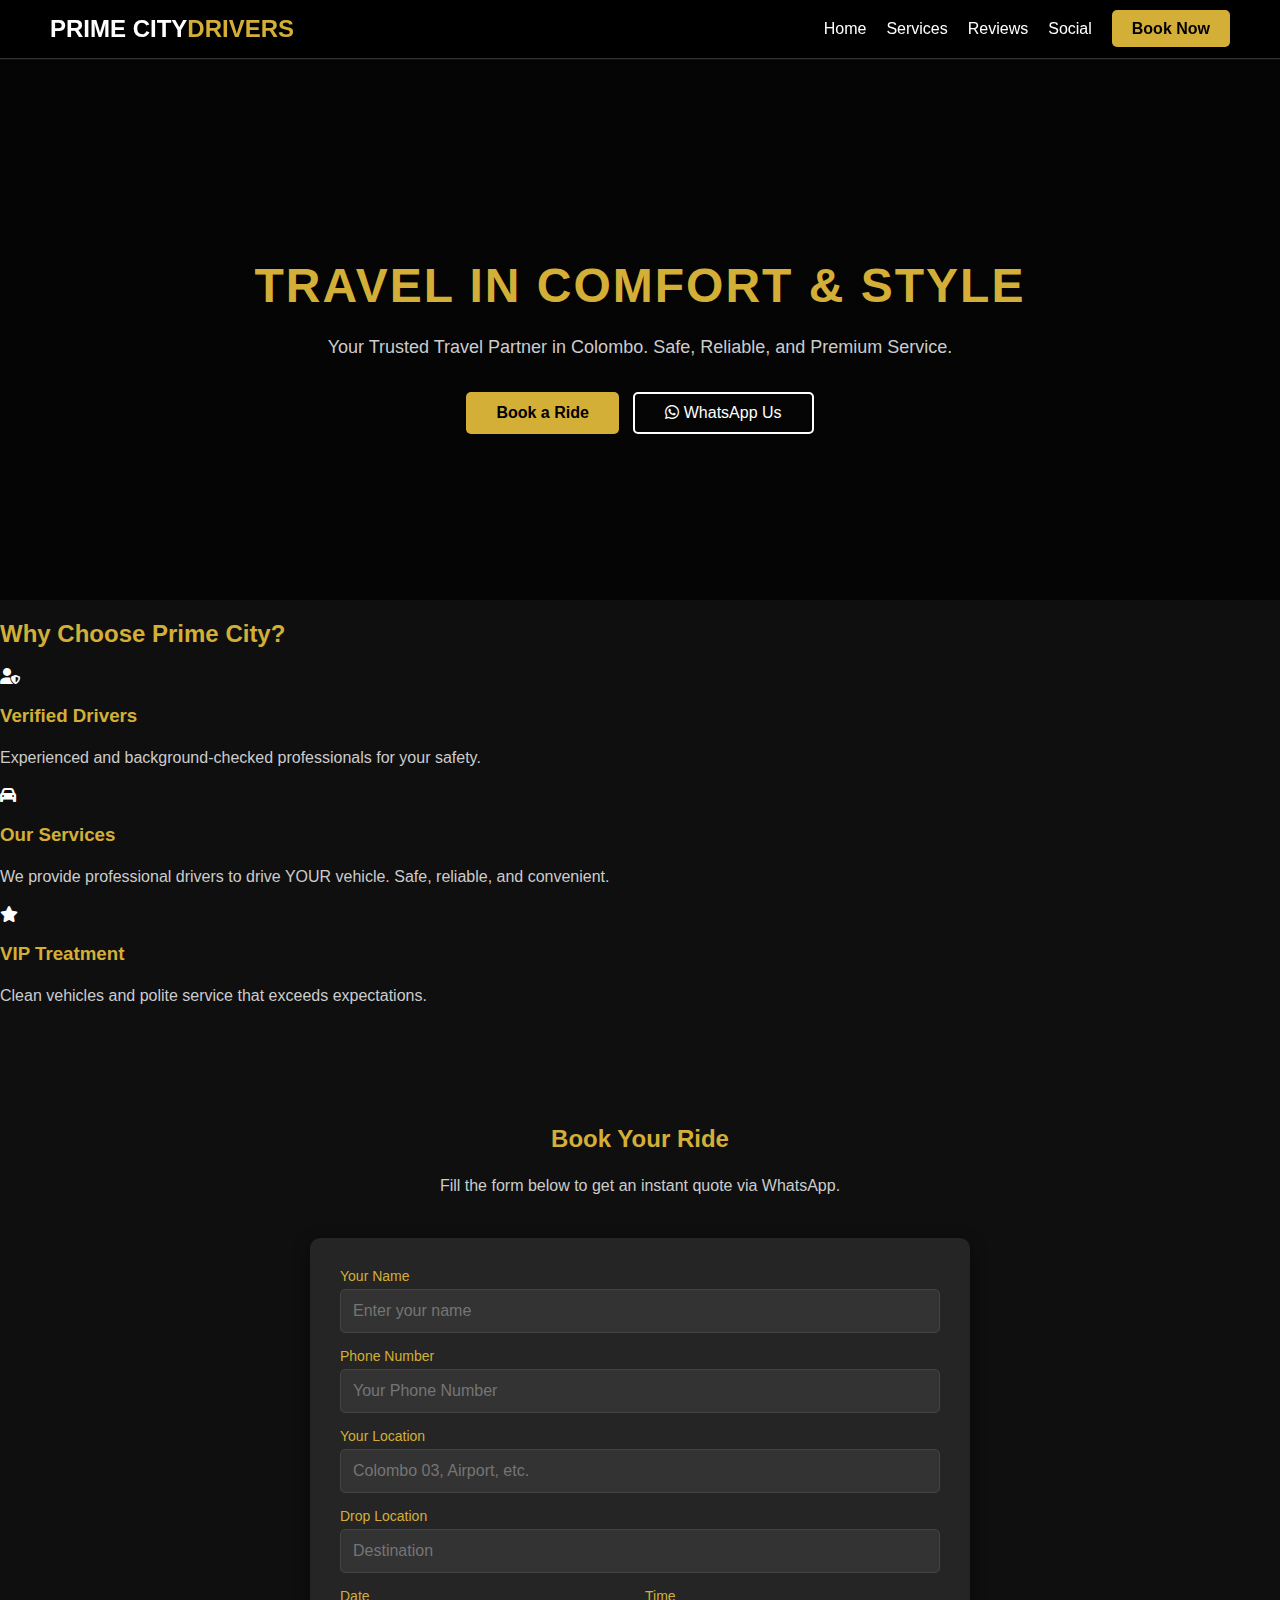
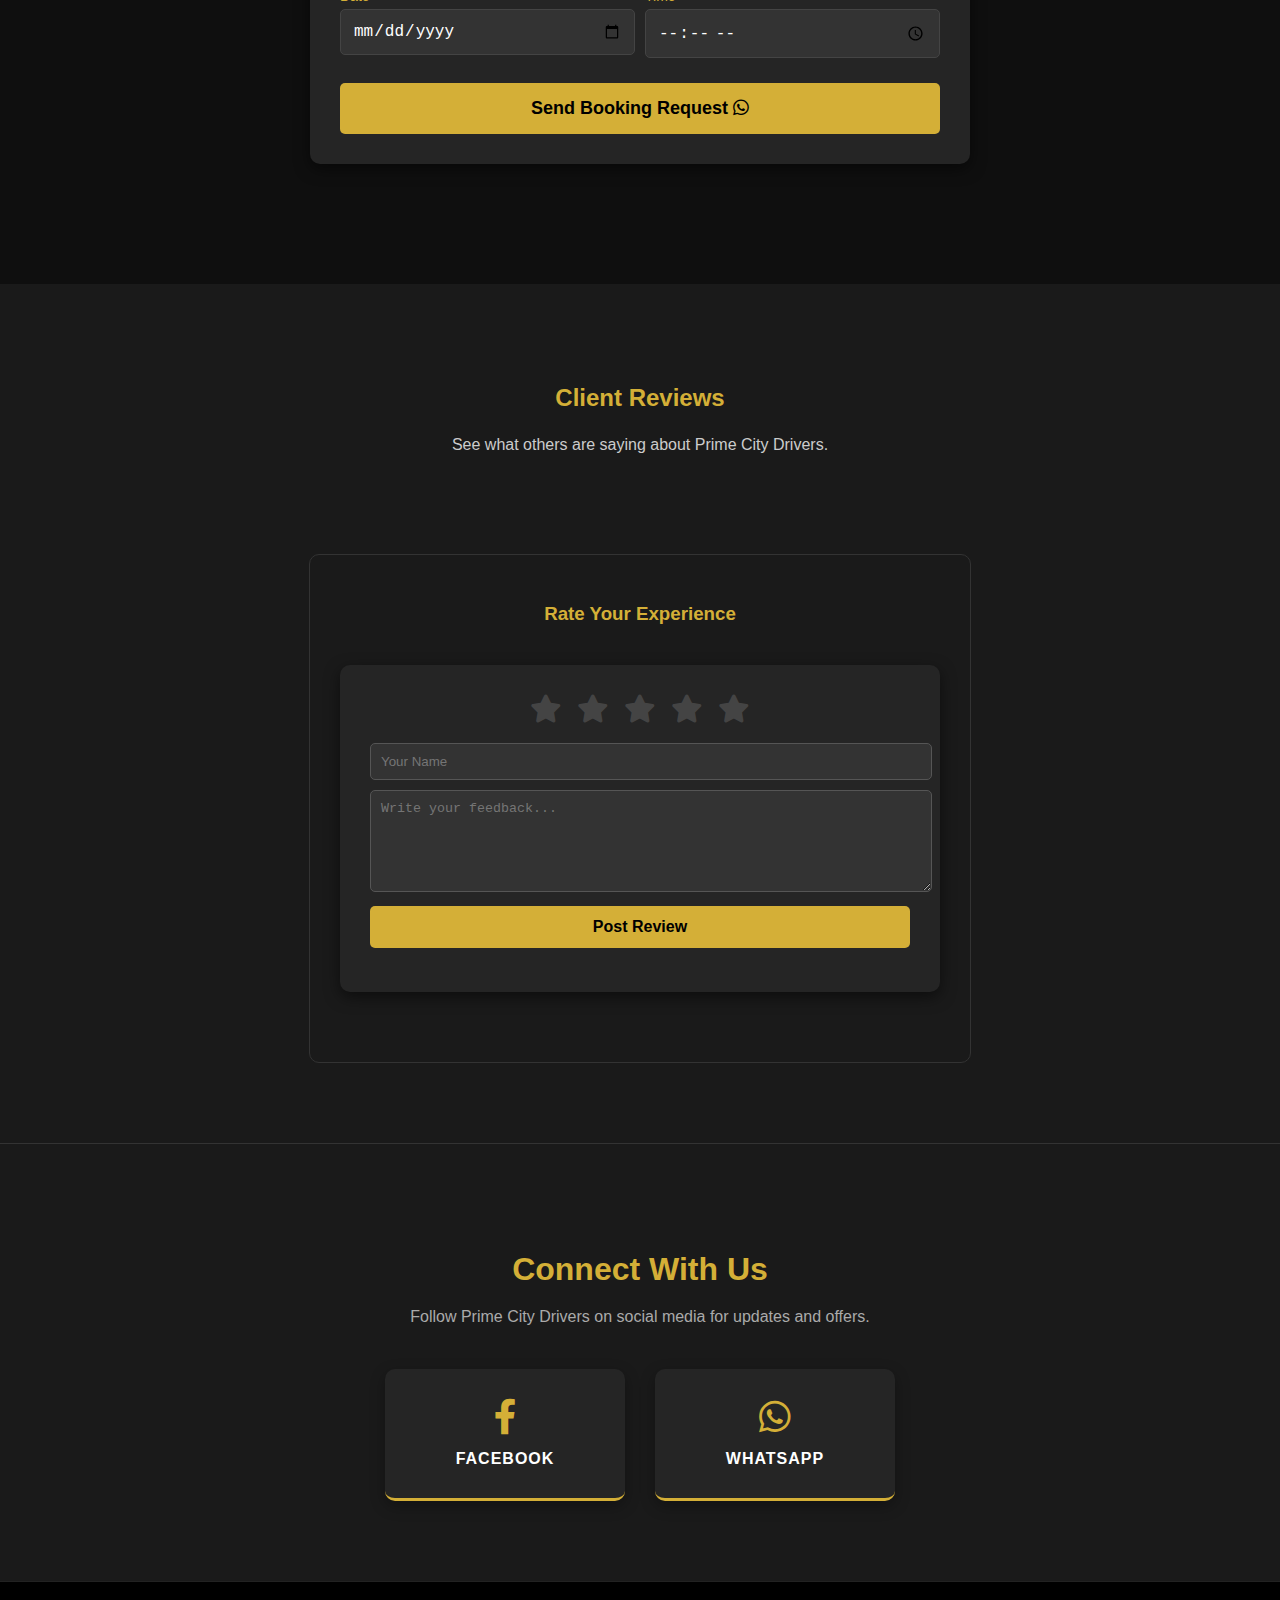
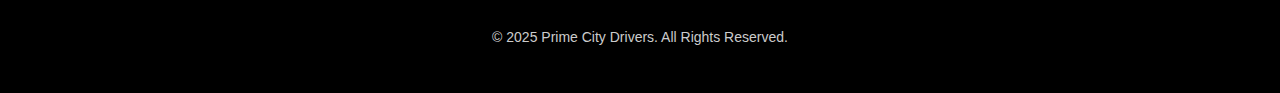
<file: index.html>
<!DOCTYPE html>
<html lang="en">
<head>
    <meta charset="UTF-8">
    <meta name="viewport" content="width=850">
    <title>Prime City Drivers | Luxury Transport Service</title>
    <link rel="stylesheet" href="style.css">
    <link rel="stylesheet" href="https://cdnjs.cloudflare.com/ajax/libs/font-awesome/6.0.0/css/all.min.css">
</head>
<body>

    <nav class="navbar">
        <div class="logo">PRIME CITY<span>DRIVERS</span></div>
        <ul class="nav-links">
            <li><a href="#home">Home</a></li>
            <li><a href="services.html">Services</a></li>
            <li><a href="#reviews-section">Reviews</a></li>
            <li><a href="#social-section">Social</a></li> 
            <li><a href="#booking" class="btn-nav">Book Now</a></li>
        </ul>
        <div class="menu-icon" id="menuIcon">
            <i class="fas fa-bars"></i>
        </div>
    </nav>

    <header id="home" class="hero">
        <div class="hero-content">
            <h1>Travel in Comfort & Style</h1>
            <p>Your Trusted Travel Partner in Colombo. Safe, Reliable, and Premium Service.</p>
            <div class="hero-buttons">
                <a href="#booking" class="btn-gold">Book a Ride</a>
                <a href="https://wa.me/94760419130" class="btn-transparent"><i class="fab fa-whatsapp"></i> WhatsApp Us</a>
            </div>
        </div>
    </header>

    <section id="services" class="features">
        <div class="container">
            <h2>Why Choose Prime City?</h2>
            <div class="feature-grid">
                <a href="status.html" class="feature-card">
                    <i class="fas fa-user-shield"></i>
                    <h3>Verified Drivers</h3>
                    <p>Experienced and background-checked professionals for your safety.</p>
                </a>

                <a href="services.html" class="feature-card">
                    <i class="fas fa-car"></i>
                    <h3>Our Services</h3>
                    <p>We provide professional drivers to drive YOUR vehicle. Safe, reliable, and convenient.</p>
                </a>

                <a href="vip.html" class="feature-card">
                    <i class="fas fa-star"></i>
                    <h3>VIP Treatment</h3>
                    <p>Clean vehicles and polite service that exceeds expectations.</p>
                </a>
            </div>
        </div>
    </section>

    <section id="booking" class="booking">
        <div class="container">
            <h2>Book Your Ride</h2>
            <p>Fill the form below to get an instant quote via WhatsApp.</p>
            
            <form id="bookingForm">
                <div class="form-group">
                    <label>Your Name</label>
                    <input type="text" id="name" placeholder="Enter your name" required>
                </div>
                
                <div class="form-group">
                    <label>Phone Number</label>
                    <input type="tel" id="phone" placeholder="Your Phone Number" required>
                </div>

                <div class="form-group">
                    <label>Your Location</label>
                    <input type="text" id="pickup" placeholder="Colombo 03, Airport, etc." required>
                </div>
                <div class="form-group">
                    <label>Drop Location</label>
                    <input type="text" id="drop" placeholder="Destination" required>
                </div>
                <div class="form-row">
                    <div class="form-group">
                        <label>Date</label>
                        <input type="date" id="date" required>
                    </div>
                    <div class="form-group">
                        <label>Time</label>
                        <input type="time" id="time" required>
                    </div>
                </div>
                
                <button type="submit" class="btn-gold full-width">Send Booking Request <i class="fab fa-whatsapp"></i></button>
            </form>
        </div>
    </section>

    <section id="reviews-section" class="reviews">
        <div class="container">
            <h2>Client Reviews</h2>
            <p>See what others are saying about Prime City Drivers.</p>
            
            <div class="loader" id="loader"></div>
            <div class="reviews-container" id="reviewList">
                </div>

                <div class="add-review-section">
                    <h3>Rate Your Experience</h3>
                    <form id="reviewForm">
                        <div class="rating-input" id="starContainer">
                            <i class="fas fa-star" data-value="1"></i>
                            <i class="fas fa-star" data-value="2"></i>
                            <i class="fas fa-star" data-value="3"></i>
                            <i class="fas fa-star" data-value="4"></i>
                            <i class="fas fa-star" data-value="5"></i>
                        </div>
                        <input type="hidden" name="Rating" id="ratingValue" value="0">
                        
                        <input type="text" name="Name" id="reviewerName" class="form-input" placeholder="Your Name" style="width:100%; padding:10px; margin-bottom:10px; background:#333; color:#fff; border:1px solid #555; border-radius:5px;" required>
                        
                        <textarea name="Comment" id="reviewComment" class="form-input" placeholder="Write your feedback..." style="width:100%; padding:10px; margin-bottom:10px; background:#333; color:#fff; border:1px solid #555; border-radius:5px; height:80px;" required></textarea>
                        
                        <button type="submit" class="btn-gold" id="submitReviewBtn" style="width:100%;">Post Review</button>
                        <p id="statusMsg" style="margin-top:10px; font-size:14px; color:#aaa;"></p>
                    </form>
                </div>
    </section>
    <section id="social-section" class="social-section">
        <div class="container">
            <h2>Connect With Us</h2>
            <p>Follow Prime City Drivers on social media for updates and offers.</p>
            
            <div class="social-icons">
                <a href="https://facebook.com" target="_blank" class="social-card">
                    <i class="fab fa-facebook-f"></i>
                    <span>Facebook</span>
                </a>

                <a href="https://wa.me/94760419130" target="_blank" class="social-card">
                    <i class="fab fa-whatsapp"></i>
                    <span>WhatsApp</span>
                </a>
            </div>
        </div>
    </section>

    <footer>
        <p>&copy; 2025 Prime City Drivers. All Rights Reserved.</p>
    </footer>

    <script src="script.js"></script>
</body>

</html>
</file>
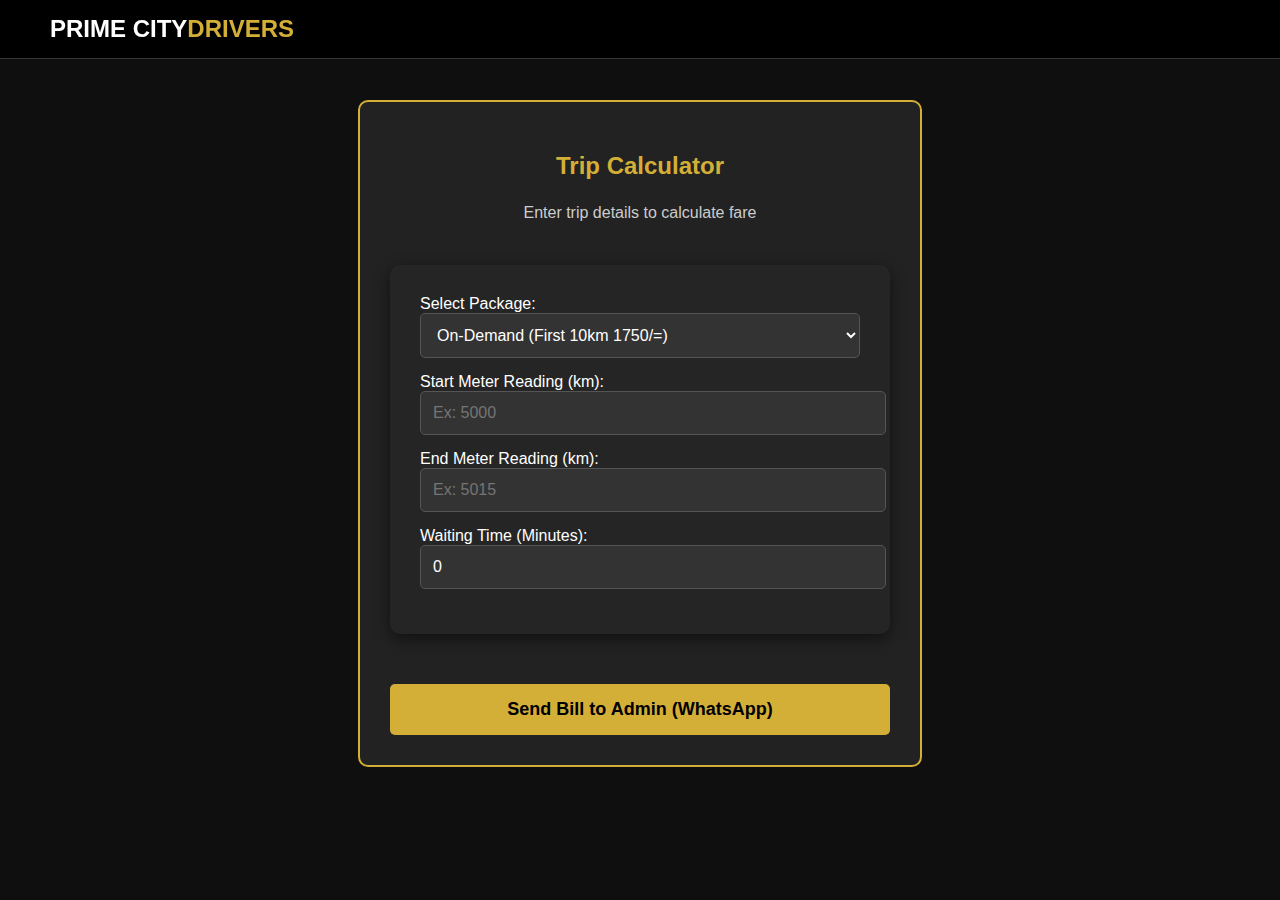
<file: driver.html>
<!DOCTYPE html>
<html lang="en">
<head>
    <meta charset="UTF-8">
    <meta name="viewport" content="width=device-width, initial-scale=1.0">
    <title>Driver Trip Calculator | Prime City Drivers</title>
    <link rel="icon" href="favicon.png" type="image/png">
    <link rel="stylesheet" href="style.css">
    <style>
        /* Driver Page Specific Styles */
        .calculator-box {
            max-width: 500px;
            margin: 100px auto;
            background: #222;
            padding: 30px;
            border-radius: 10px;
            border: 2px solid #d4af37;
            color: #fff;
        }
        .calc-header { text-align: center; margin-bottom: 20px; }
        .calc-header h2 { color: #d4af37; }
        
        .calc-input {
            width: 100%;
            padding: 12px;
            margin-bottom: 15px;
            background: #333;
            border: 1px solid #555;
            color: #fff;
            border-radius: 5px;
            font-size: 16px;
        }
        
        .result-box {
            background: #d4af37;
            color: #000;
            padding: 20px;
            margin-top: 20px;
            border-radius: 10px;
            text-align: center;
            display: none; /* මුලින් පේන්න නෑ */
        }
        .result-box h1 { margin: 0; font-size: 36px; }
    </style>
</head>
<body>

    <!-- Simple Nav -->
    <nav class="navbar">
        <div class="logo">PRIME CITY<span>DRIVERS</span></div>
    </nav>

    <div class="calculator-box">
        <div class="calc-header">
            <h2>Trip Calculator</h2>
            <p>Enter trip details to calculate fare</p>
        </div>

        <form id="calcForm">
            <label>Select Package:</label>
            <select id="packageType" class="calc-input" onchange="calculateFare()">
                <option value="ondemand">On-Demand (First 10km 1750/=)</option>
                <option value="hourly2">Hourly - 2 Hours (3000/=)</option>
                <option value="hourly3">Hourly - 3 Hours (3700/=)</option>
            </select>

            <label>Start Meter Reading (km):</label>
            <input type="number" id="startKm" class="calc-input" placeholder="Ex: 5000" oninput="calculateFare()">

            <label>End Meter Reading (km):</label>
            <input type="number" id="endKm" class="calc-input" placeholder="Ex: 5015" oninput="calculateFare()">

            <label>Waiting Time (Minutes):</label>
            <input type="number" id="waitMins" class="calc-input" placeholder="Ex: 20" value="0" oninput="calculateFare()">
        </form>

        <div id="resultBox" class="result-box">
            <p>Total Distance: <span id="totalDist">0</span> km</p>
            <p>Extra Km Charge: <span id="extraCharge">0</span> LKR</p>
            <p>Waiting Charge: <span id="waitCharge">0</span> LKR</p>
            <hr style="border-color: #000;">
            <p style="font-size: 14px;">TOTAL FARE</p>
            <h1>LKR <span id="finalPrice">0</span></h1>
        </div>
        
        <button onclick="sendBill()" class="btn-gold full-width" style="margin-top: 10px;">Send Bill to Admin (WhatsApp)</button>
    </div>

    <script>
        function calculateFare() {
            // අගයන් ලබා ගැනීම
            let pkg = document.getElementById('packageType').value;
            let start = parseFloat(document.getElementById('startKm').value) || 0;
            let end = parseFloat(document.getElementById('endKm').value) || 0;
            let wait = parseFloat(document.getElementById('waitMins').value) || 0;

            if (end < start) {
                document.getElementById('resultBox').style.display = 'none';
                return;
            }

            let distance = end - start;
            let basePrice = 0;
            let extraKmPrice = 0;
            let extraKmRate = 100; // 1km කට වැඩිපුර ගාණ
            let waitRate = 15; // විනාඩියකට (300/20)

            // පැකේජය අනුව ගණන් හැදීම
            if (pkg === 'ondemand') {
                basePrice = 1750; // මුල් 10km
                if (distance > 10) {
                    extraKmPrice = (distance - 10) * extraKmRate;
                }
            } else if (pkg === 'hourly2') {
                basePrice = 3000;
                // Hourly වලට km සීමාවක් තියෙනවා නම් මෙතන හදන්න පුළුවන්
            } else if (pkg === 'hourly3') {
                basePrice = 3700;
            }

            let waitCost = wait * waitRate;
            let total = basePrice + extraKmPrice + waitCost;

            // ප්‍රතිඵල පෙන්වීම
            document.getElementById('totalDist').innerText = distance.toFixed(1);
            document.getElementById('extraCharge').innerText = extraKmPrice.toFixed(2);
            document.getElementById('waitCharge').innerText = waitCost.toFixed(2);
            document.getElementById('finalPrice').innerText = total.toFixed(2);
            document.getElementById('resultBox').style.display = 'block';
        }

        function sendBill() {
            let total = document.getElementById('finalPrice').innerText;
            let dist = document.getElementById('totalDist').innerText;
            
            // ඔයාගේ නම්බර් එක මෙතන තියෙන්න ඕන
            let ownerNumber = "94743615411"; 
            
            let msg = `*TRIP COMPLETED* %0A` +
                      `Distance: ${dist} km %0A` +
                      `Total Bill: LKR ${total} %0A` +
                      `Please verify meter photo.`;
            
            window.open(`https://wa.me/${ownerNumber}?text=${msg}`, '_blank');
        }
    </script>

</body>
</html>
</file>
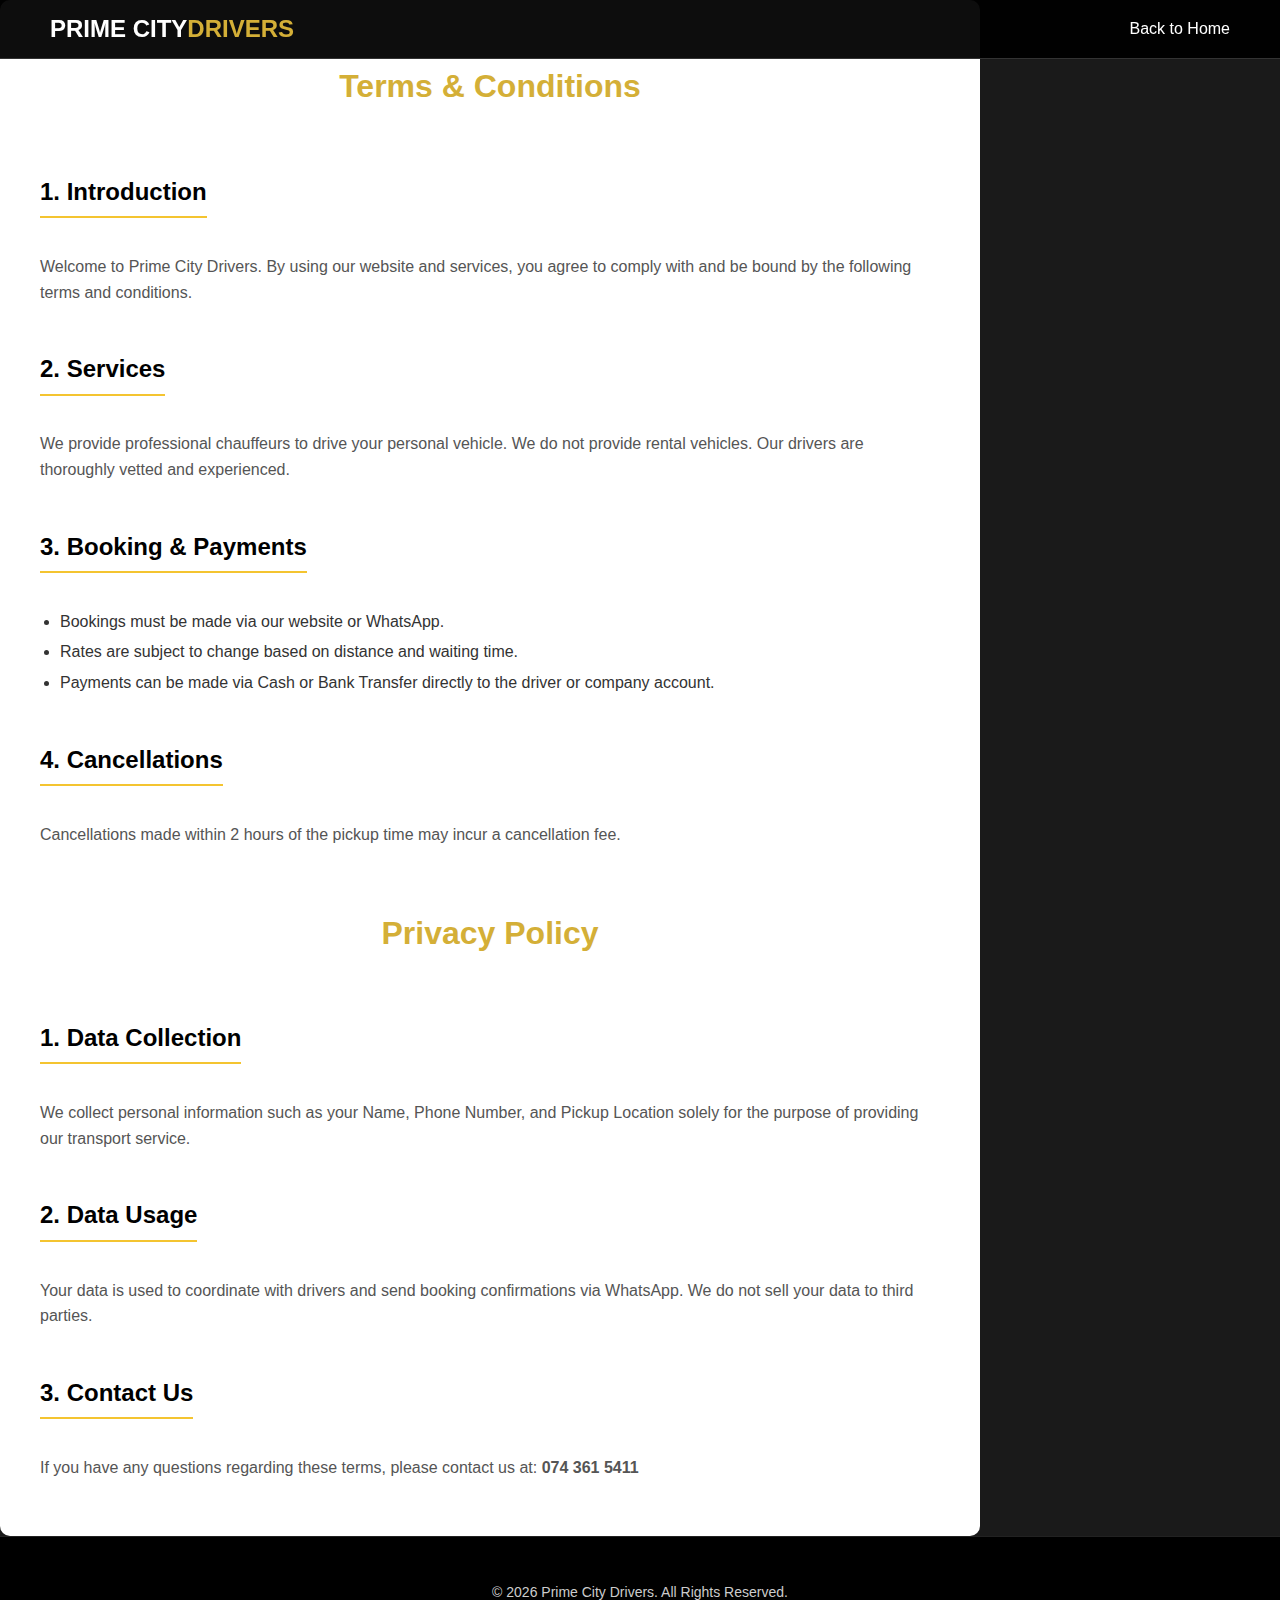
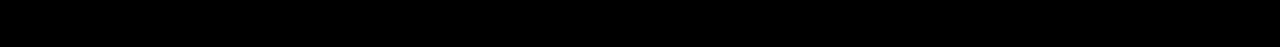
<file: legal.html>
<!DOCTYPE html>
<html lang="en">
<head>
    <meta charset="UTF-8">
    <meta name="viewport" content="width=device-width, initial-scale=1.0">
    <title>Legal Information | Prime City Drivers</title>
    <link rel="icon" href="favicon.png" type="image/png">
    <link rel="stylesheet" href="style.css">
    <style>
        .legal-container {
            max-width: 900px;
            margin: 120px auto 50px Aauto;
            background: #fff;
            color: #333;
            padding: 40px;
            border-radius: 10px;
            line-height: 1.6;
        }
        .legal-container h1 { color: #d4af37; text-align: center; margin-bottom: 30px; }
        .legal-container h2 { color: #000; margin-top: 30px; border-bottom: 2px solid #f4c430; display: inline-block; padding-bottom: 5px; }
        .legal-container p { color: #555; margin-bottom: 15px; }
        .legal-container ul { margin-bottom: 15px; padding-left: 20px; }
        .legal-container li { margin-bottom: 5px; }
        body { background-color: #1a1a1a; } /* පිටත පසුබිම අඳුරු පාට */
    </style>
</head>
<body>

    <!-- Navbar -->
    <nav class="navbar">
        <div class="logo">PRIME CITY<span>DRIVERS</span></div>
        <ul class="nav-links">
            <li><a href="index.html">Back to Home</a></li>
        </ul>
    </nav>

    <div class="legal-container">
        <h1>Terms & Conditions</h1>
        
        <h2>1. Introduction</h2>
        <p>Welcome to Prime City Drivers. By using our website and services, you agree to comply with and be bound by the following terms and conditions.</p>

        <h2>2. Services</h2>
        <p>We provide professional chauffeurs to drive your personal vehicle. We do not provide rental vehicles. Our drivers are thoroughly vetted and experienced.</p>

        <h2>3. Booking & Payments</h2>
        <ul>
            <li>Bookings must be made via our website or WhatsApp.</li>
            <li>Rates are subject to change based on distance and waiting time.</li>
            <li>Payments can be made via Cash or Bank Transfer directly to the driver or company account.</li>
        </ul>

        <h2>4. Cancellations</h2>
        <p>Cancellations made within 2 hours of the pickup time may incur a cancellation fee.</p>

        <h1 style="margin-top: 60px;">Privacy Policy</h1>

        <h2>1. Data Collection</h2>
        <p>We collect personal information such as your Name, Phone Number, and Pickup Location solely for the purpose of providing our transport service.</p>

        <h2>2. Data Usage</h2>
        <p>Your data is used to coordinate with drivers and send booking confirmations via WhatsApp. We do not sell your data to third parties.</p>

        <h2>3. Contact Us</h2>
        <p>If you have any questions regarding these terms, please contact us at: <strong>074 361 5411</strong></p>
    </div>

    <footer>
        <p>&copy; 2026 Prime City Drivers. All Rights Reserved.</p>
    </footer>

</body>
</html>
</file>
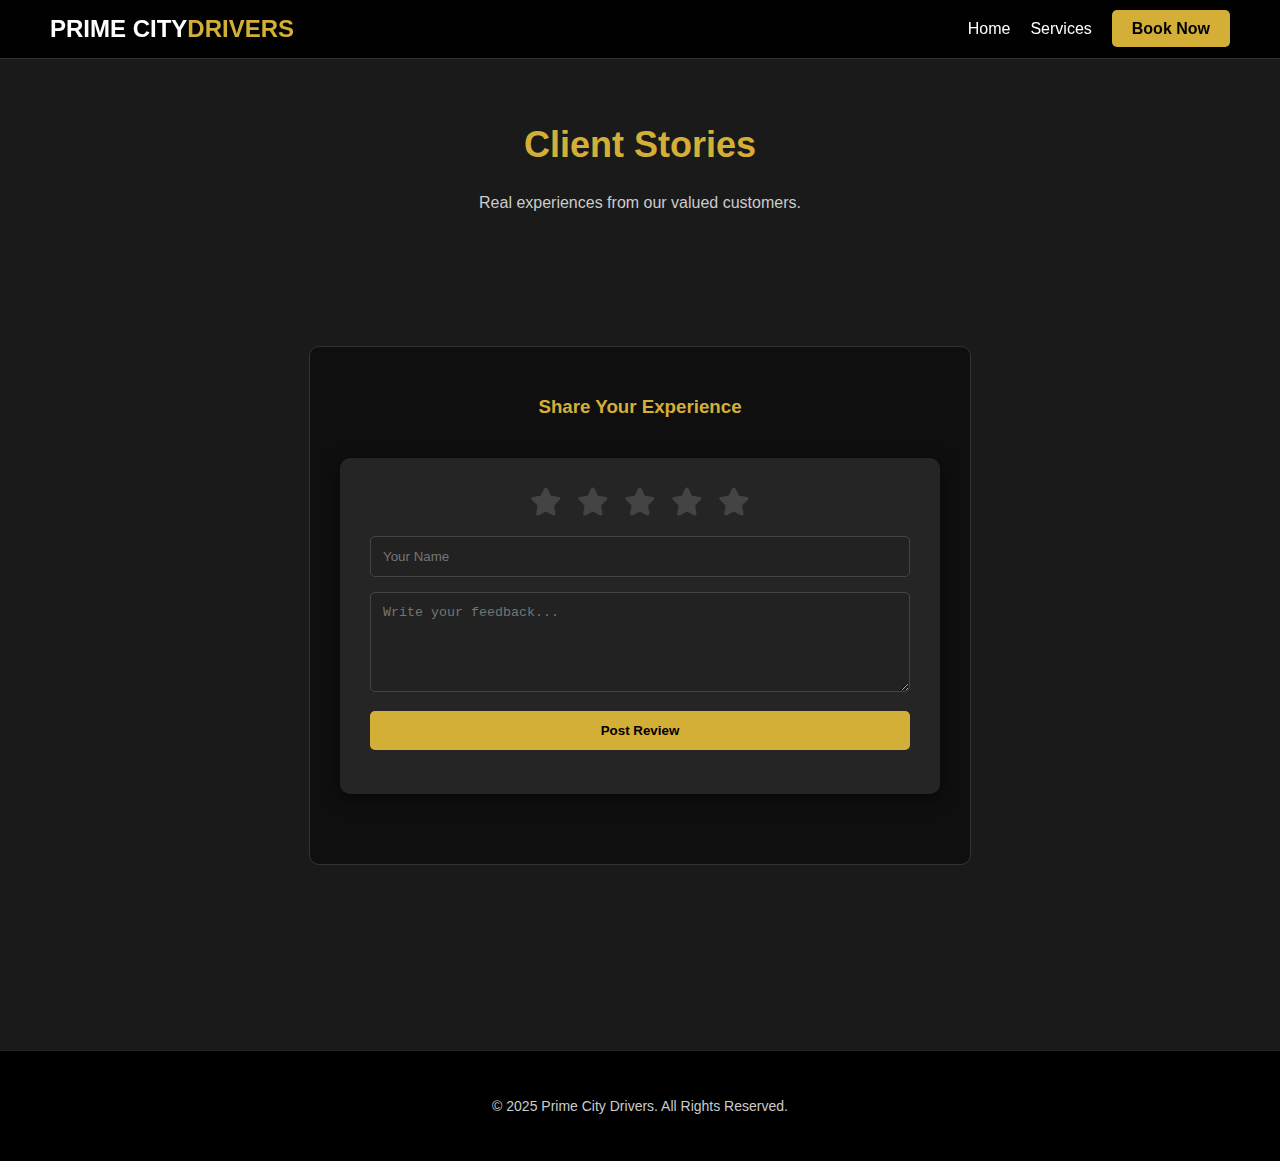
<file: reviews.html>
<!DOCTYPE html>
<html lang="en">
<head>
    <meta charset="UTF-8">
    <meta name="viewport" content="width=850">
    <title>Client Reviews | Prime City Drivers</title>
    <link rel="stylesheet" href="style.css">
    <link rel="stylesheet" href="https://cdnjs.cloudflare.com/ajax/libs/font-awesome/6.0.0/css/all.min.css">
    <style>
        /* Reviews Page Specific Styles */
        .reviews-page {
            padding-top: 100px;
            padding-bottom: 50px;
            background-color: #1a1a1a;
            min-height: 100vh;
        }
        .section-title {
            text-align: center;
            margin-bottom: 50px;
        }
        .section-title h1 { color: #d4af37; font-size: 36px; }
        .section-title p { color: #ccc; }

        /* Review Grid */
        .reviews-container {
            display: grid;
            grid-template-columns: repeat(auto-fit, minmax(300px, 1fr));
            gap: 30px;
            padding: 0 20px;
            max-width: 1200px;
            margin: 0 auto;
        }

        /* Review Card Style */
        .review-box {
            background: #252525;
            padding: 25px;
            border-radius: 10px;
            border-left: 4px solid #d4af37;
            box-shadow: 0 5px 15px rgba(0,0,0,0.3);
            transition: 0.3s;
        }
        .review-box:hover { transform: translateY(-5px); }
        
        .user-profile {
            display: flex;
            align-items: center;
            margin-bottom: 15px;
        }
        .user-avatar {
            width: 40px;
            height: 40px;
            background: #333;
            color: #d4af37;
            border-radius: 50%;
            display: flex;
            align-items: center;
            justify-content: center;
            font-size: 18px;
            margin-right: 15px;
            border: 1px solid #d4af37;
        }
        .user-info h4 { margin: 0; color: #fff; font-size: 16px; }
        .star-rating { color: #d4af37; font-size: 14px; margin-bottom: 10px; }
        .review-text { color: #ccc; font-style: italic; line-height: 1.5; font-size: 14px; }

        /* Form Section */
        .add-review-section {
            max-width: 600px;
            margin: 80px auto 0 auto;
            background: #0f0f0f;
            padding: 30px;
            border-radius: 10px;
            border: 1px solid #333;
            text-align: center;
        }
        .add-review-section h3 { color: #d4af37; margin-bottom: 20px; }
        
        .rating-input {
            display: flex;
            justify-content: center;
            gap: 15px;
            margin-bottom: 20px;
        }
        .rating-input i {
            font-size: 28px;
            color: #444;
            cursor: pointer;
            transition: 0.3s;
        }
        .rating-input i.active, .rating-input i:hover { color: #d4af37; }

        .form-input {
            width: 100%;
            padding: 12px;
            background: #222;
            border: 1px solid #444;
            color: #fff;
            border-radius: 5px;
            margin-bottom: 15px;
            box-sizing: border-box;
        }
        textarea.form-input { resize: vertical; height: 100px; }
        
        .btn-submit-review {
            width: 100%;
            padding: 12px;
            background: #d4af37;
            color: #000;
            border: none;
            font-weight: bold;
            cursor: pointer;
            border-radius: 5px;
            transition: 0.3s;
        }
        .btn-submit-review:hover { background: #fff; }
        .btn-submit-review:disabled { background: #555; cursor: not-allowed; }

        /* Loading Spinner */
        .loader {
            border: 4px solid #333;
            border-top: 4px solid #d4af37;
            border-radius: 50%;
            width: 30px;
            height: 30px;
            animation: spin 1s linear infinite;
            margin: 20px auto;
            display: none;
        }
        @keyframes spin { 0% { transform: rotate(0deg); } 100% { transform: rotate(360deg); } }
    </style>
</head>
<body>

    <nav class="navbar">
        <div class="logo">PRIME CITY<span>DRIVERS</span></div>
        <ul class="nav-links">
            <li><a href="index.html">Home</a></li>
            <li><a href="services.html">Services</a></li>
            <li><a href="index.html#booking" class="btn-nav">Book Now</a></li>
        </ul>
    </nav>

    <div class="reviews-page">
        <div class="section-title">
            <h1>Client Stories</h1>
            <p>Real experiences from our valued customers.</p>
        </div>

        <div class="loader" id="loader"></div>
        <div class="reviews-container" id="reviewList">
            </div>

        <div class="add-review-section">
            <h3>Share Your Experience</h3>
            <form id="reviewForm">
                <div class="rating-input" id="starContainer">
                    <i class="fas fa-star" data-value="1"></i>
                    <i class="fas fa-star" data-value="2"></i>
                    <i class="fas fa-star" data-value="3"></i>
                    <i class="fas fa-star" data-value="4"></i>
                    <i class="fas fa-star" data-value="5"></i>
                </div>
                <input type="hidden" name="Rating" id="ratingValue" value="0">
                
                <input type="text" name="Name" id="reviewerName" class="form-input" placeholder="Your Name" required>
                <textarea name="Comment" id="reviewComment" class="form-input" placeholder="Write your feedback..." required></textarea>
                
                <button type="submit" class="btn-submit-review" id="submitBtn">Post Review</button>
                <p id="statusMsg" style="margin-top:10px; font-size:14px; color:#aaa;"></p>
            </form>
        </div>

    </div>

    <footer>
        <p>&copy; 2025 Prime City Drivers. All Rights Reserved.</p>
    </footer>

    <script>
        // --- 1. CONFIGURATION ---
        // Pahalata oya copy karagaththa URL eka methanata daanna:
        const scriptURL = 'https://script.google.com/macros/s/AKfycbwN9NF5ugfB7uGVBts5zSEfYSdi2rQJGOqt3gHorAD092guqX5h4yh6ncK8s6De0JHs/exec'; 

        const reviewList = document.getElementById('reviewList');
        const loader = document.getElementById('loader');

        // --- 2. LOAD REVIEWS (Database eken ganna) ---
        function loadReviews() {
            loader.style.display = 'block';
            fetch(scriptURL)
                .then(response => response.json())
                .then(data => {
                    loader.style.display = 'none';
                    reviewList.innerHTML = ''; // Clear existing
                    
                    // Add reviews from database
                    data.reverse().forEach(review => { // Reverse to show new ones first
                        addReviewToHTML(review.name, review.rating, review.comment);
                    });
                    
                    // If no reviews, show message
                    if(data.length === 0) {
                        reviewList.innerHTML = '<p style="text-align:center; width:100%; color:#555;">No reviews yet. Be the first!</p>';
                    }
                })
                .catch(error => {
                    console.error('Error!', error.message);
                    loader.style.display = 'none';
                });
        }

        // Page load wuna gaman reviews ganna
        window.onload = loadReviews;

        // --- 3. SUBMIT REVIEW (Database ekata yawanna) ---
        const form = document.getElementById('reviewForm');
        const submitBtn = document.getElementById('submitBtn');
        const statusMsg = document.getElementById('statusMsg');

        form.addEventListener('submit', e => {
            e.preventDefault();
            
            if(document.getElementById('ratingValue').value == "0") {
                alert("Please select a star rating!");
                return;
            }

            submitBtn.disabled = true;
            submitBtn.innerText = "Posting...";
            
            // Send data to Google Sheet
            fetch(scriptURL, { method: 'POST', body: new FormData(form)})
                .then(response => {
                    statusMsg.innerText = "Review submitted successfully!";
                    statusMsg.style.color = "#28a745";
                    
                    // Show new review instantly without reload
                    addReviewToHTML(
                        document.getElementById('reviewerName').value,
                        document.getElementById('ratingValue').value,
                        document.getElementById('reviewComment').value
                    );
                    
                    // Reset Form
                    form.reset();
                    resetStars();
                    submitBtn.innerText = "Post Review";
                    submitBtn.disabled = false;
                    
                    // Hide success message after 3 seconds
                    setTimeout(() => { statusMsg.innerText = ""; }, 3000);
                })
                .catch(error => {
                    statusMsg.innerText = "Error! Please try again.";
                    statusMsg.style.color = "red";
                    submitBtn.disabled = false;
                });
        });

        // --- HELPER FUNCTIONS ---
        
        // HTML ekata Review ekak ekathu karana function eka
        function addReviewToHTML(name, rating, comment) {
            let starsHtml = "";
            for(let i=0; i<rating; i++) starsHtml += '<i class="fas fa-star"></i>';
            
            const newReview = `
                <div class="review-box">
                    <div class="user-profile">
                        <div class="user-avatar"><i class="fas fa-user"></i></div>
                        <div class="user-info">
                            <h4>${name}</h4>
                        </div>
                    </div>
                    <div class="star-rating">${starsHtml}</div>
                    <p class="review-text">"${comment}"</p>
                </div>
            `;
            reviewList.insertAdjacentHTML('afterbegin', newReview);
        }

        // Star Rating Logic
        const stars = document.querySelectorAll('#starContainer i');
        const ratingInput = document.getElementById('ratingValue');

        stars.forEach(star => {
            star.addEventListener('click', function() {
                const value = this.getAttribute('data-value');
                ratingInput.value = value;
                highlightStars(value);
            });
        });

        function highlightStars(value) {
            stars.forEach(s => s.classList.remove('active'));
            for(let i=0; i<value; i++) {
                stars[i].classList.add('active');
            }
        }

        function resetStars() {
            stars.forEach(s => s.classList.remove('active'));
            ratingInput.value = "0";
        }
    </script>

</body>

</html>
</file>
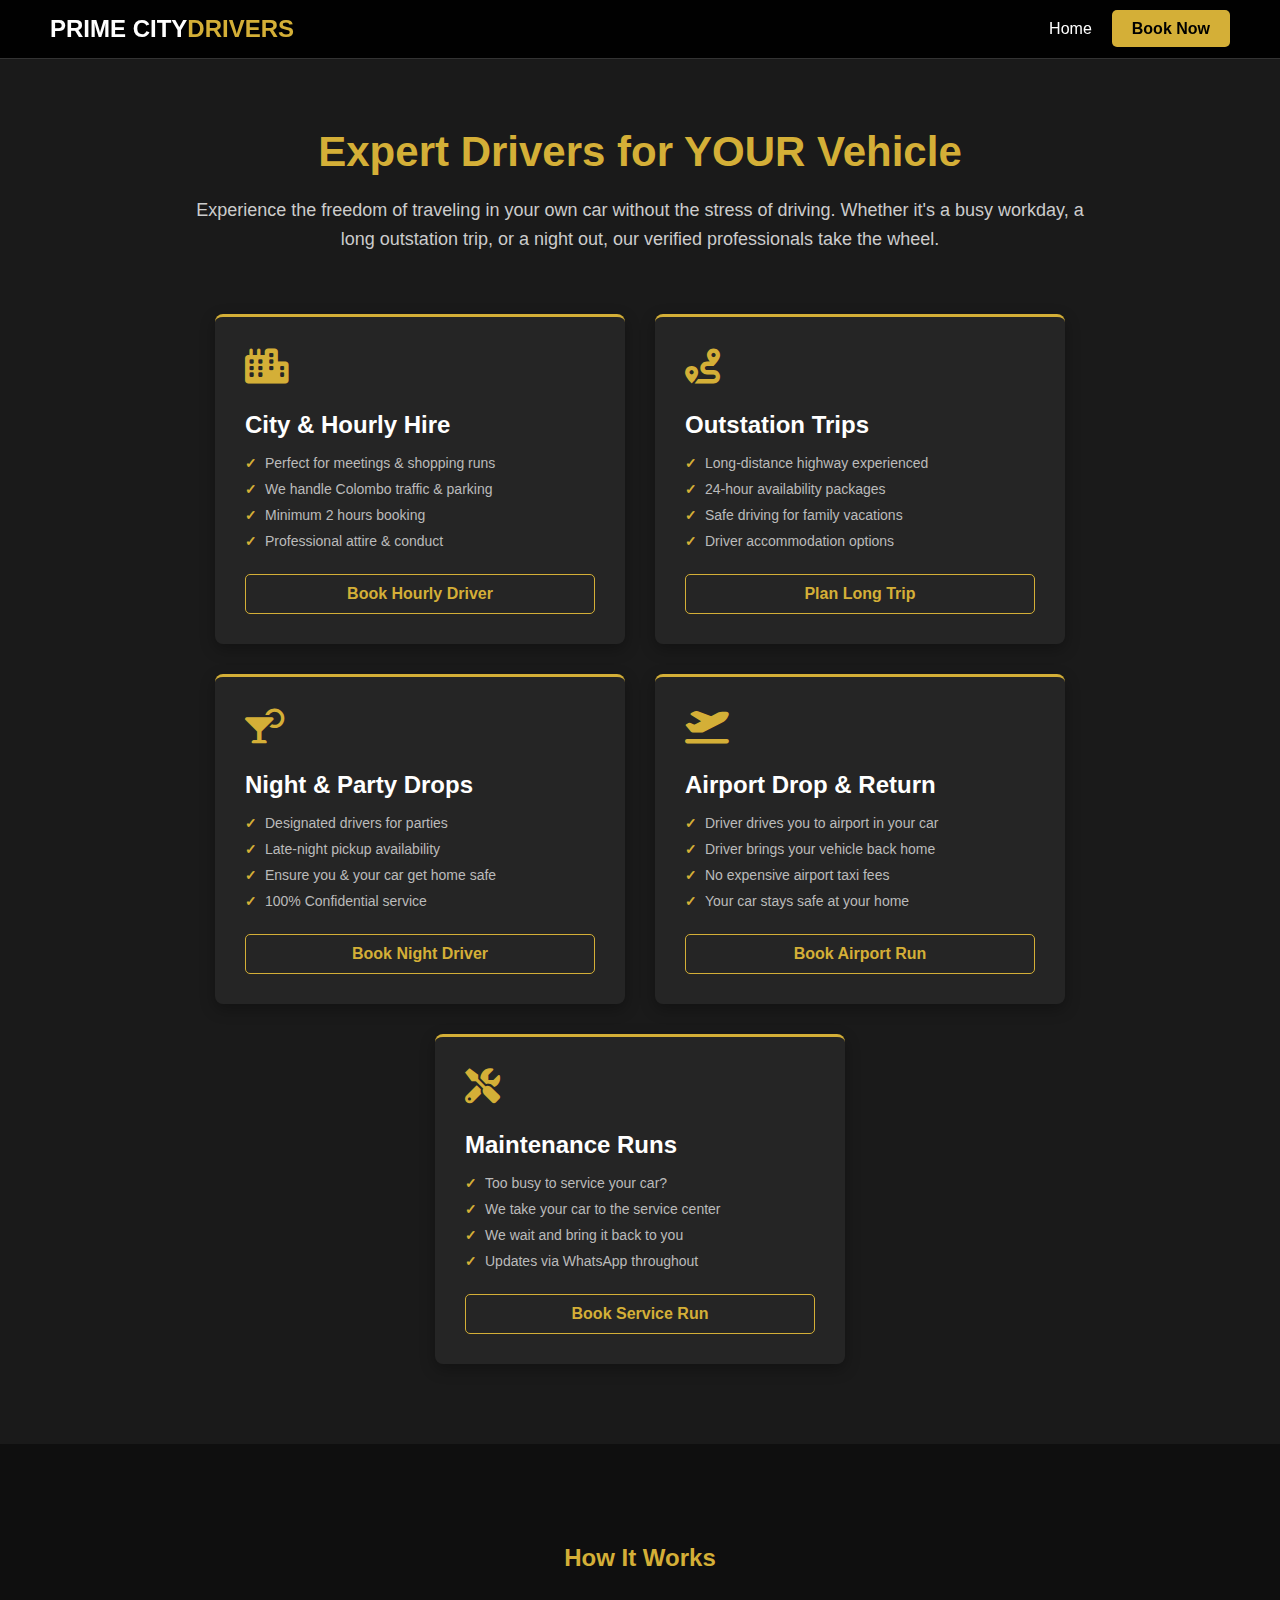
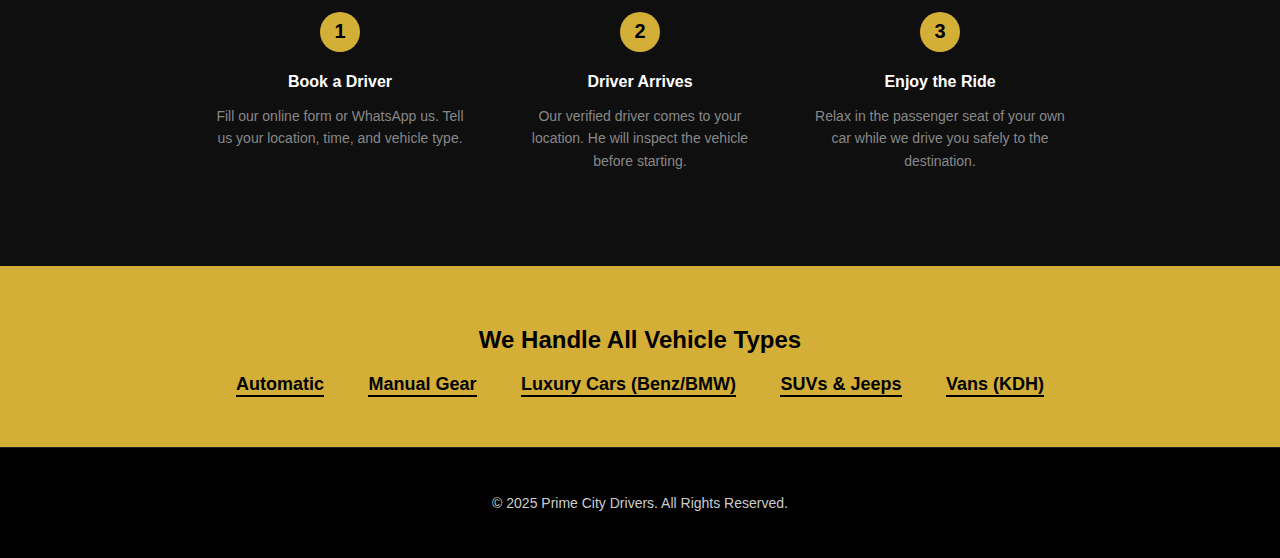
<file: services.html>
<!DOCTYPE html>
<html lang="en">
<head>
    <meta charset="UTF-8">
    <meta name="viewport" content="width=device-width, initial-scale=1.0">
    <title>Our Premium Services | Prime City Drivers</title>
    <link rel="stylesheet" href="style.css">
    <link rel="stylesheet" href="https://cdnjs.cloudflare.com/ajax/libs/font-awesome/6.0.0/css/all.min.css">
    <style>
        /* Advanced Service Page Styles */
        .service-page-container {
            padding-top: 100px;
            background-color: #1a1a1a;
            min-height: 100vh;
            color: #fff;
        }
        
        /* Intro Section */
        .service-intro {
            text-align: center;
            max-width: 900px;
            margin: 0 auto 60px auto;
            padding: 0 20px;
        }
        .service-intro h1 { font-size: 42px; margin-bottom: 20px; color: #d4af37; }
        .service-intro p { color: #ccc; font-size: 18px; line-height: 1.6; }

        /* Service Grid */
        .service-grid {
            display: flex;
            justify-content: center;
            gap: 30px;
            flex-wrap: wrap;
            padding: 0 20px 80px 20px;
        }
        
        /* Service Card Advanced Design */
        .service-box {
            background: #252525;
            border-top: 3px solid #d4af37; /* Gold Top Border */
            border-radius: 8px;
            width: 350px; /* Wider cards */
            padding: 30px;
            text-align: left;
            transition: 0.3s;
            position: relative;
            box-shadow: 0 5px 15px rgba(0,0,0,0.3);
        }
        .service-box:hover {
            transform: translateY(-5px);
            background: #2a2a2a;
            box-shadow: 0 10px 25px rgba(212, 175, 55, 0.15);
        }
        .service-icon {
            font-size: 35px;
            color: #d4af37;
            margin-bottom: 20px;
        }
        .service-box h3 { color: #fff; font-size: 24px; margin-bottom: 15px; }
        .service-box ul {
            list-style: none;
            padding: 0;
            margin-bottom: 25px;
        }
        .service-box ul li {
            color: #bbb;
            font-size: 14px;
            margin-bottom: 10px;
            padding-left: 20px;
            position: relative;
        }
        .service-box ul li::before {
            content: "✓";
            color: #d4af37;
            position: absolute;
            left: 0;
            font-weight: bold;
        }
        
        .btn-book-service {
            display: block;
            text-align: center;
            background: transparent;
            border: 1px solid #d4af37;
            color: #d4af37;
            padding: 10px 0;
            border-radius: 5px;
            font-weight: bold;
            transition: 0.3s;
            text-decoration: none;
        }
        .btn-book-service:hover {
            background: #d4af37;
            color: #000;
        }

        /* How It Works Section */
        .how-it-works {
            background: #0f0f0f;
            padding: 80px 20px;
            text-align: center;
        }
        .steps-container {
            display: flex;
            justify-content: center;
            flex-wrap: wrap;
            gap: 50px;
            margin-top: 40px;
        }
        .step {
            max-width: 250px;
        }
        .step-num {
            background: #d4af37;
            color: #000;
            width: 40px;
            height: 40px;
            border-radius: 50%;
            display: flex;
            align-items: center;
            justify-content: center;
            font-weight: bold;
            font-size: 20px;
            margin: 0 auto 15px auto;
        }
        .step h4 { color: #fff; margin-bottom: 10px; }
        .step p { color: #888; font-size: 14px; }

        /* Vehicle Types Strip */
        .vehicle-types {
            background: #d4af37;
            color: #000;
            padding: 40px 20px;
            text-align: center;
        }
        .vehicle-types h2 { color: #000; margin-bottom: 10px; }
        .vehicle-list span {
            display: inline-block;
            margin: 10px 20px;
            font-weight: bold;
            font-size: 18px;
            border-bottom: 2px solid #000;
        }
    </style>
</head>
<body>

    <nav class="navbar">
        <div class="logo">PRIME CITY<span>DRIVERS</span></div>
        <ul class="nav-links">
            <li><a href="index.html">Home</a></li>
            <li><a href="index.html#booking" class="btn-nav">Book Now</a></li>
        </ul>
    </nav>

    <div class="service-page-container">
        
        <div class="service-intro">
            <h1>Expert Drivers for YOUR Vehicle</h1>
            <p>Experience the freedom of traveling in your own car without the stress of driving. 
            Whether it's a busy workday, a long outstation trip, or a night out, our verified professionals take the wheel.</p>
        </div>

        <div class="service-grid">
            
            <div class="service-box">
                <div class="service-icon"><i class="fas fa-city"></i></div>
                <h3>City & Hourly Hire</h3>
                <ul>
                    <li>Perfect for meetings & shopping runs</li>
                    <li>We handle Colombo traffic & parking</li>
                    <li>Minimum 2 hours booking</li>
                    <li>Professional attire & conduct</li>
                </ul>
                <a href="index.html#booking" class="btn-book-service">Book Hourly Driver</a>
            </div>

            <div class="service-box">
                <div class="service-icon"><i class="fas fa-route"></i></div>
                <h3>Outstation Trips</h3>
                <ul>
                    <li>Long-distance highway experienced</li>
                    <li>24-hour availability packages</li>
                    <li>Safe driving for family vacations</li>
                    <li>Driver accommodation options</li>
                </ul>
                <a href="index.html#booking" class="btn-book-service">Plan Long Trip</a>
            </div>

            <div class="service-box">
                <div class="service-icon"><i class="fas fa-cocktail"></i></div>
                <h3>Night & Party Drops</h3>
                <ul>
                    <li>Designated drivers for parties</li>
                    <li>Late-night pickup availability</li>
                    <li>Ensure you & your car get home safe</li>
                    <li>100% Confidential service</li>
                </ul>
                <a href="index.html#booking" class="btn-book-service">Book Night Driver</a>
            </div>

            <div class="service-box">
                <div class="service-icon"><i class="fas fa-plane-departure"></i></div>
                <h3>Airport Drop & Return</h3>
                <ul>
                    <li>Driver drives you to airport in your car</li>
                    <li>Driver brings your vehicle back home</li>
                    <li>No expensive airport taxi fees</li>
                    <li>Your car stays safe at your home</li>
                </ul>
                <a href="index.html#booking" class="btn-book-service">Book Airport Run</a>
            </div>

            <div class="service-box">
                <div class="service-icon"><i class="fas fa-tools"></i></div>
                <h3>Maintenance Runs</h3>
                <ul>
                    <li>Too busy to service your car?</li>
                    <li>We take your car to the service center</li>
                    <li>We wait and bring it back to you</li>
                    <li>Updates via WhatsApp throughout</li>
                </ul>
                <a href="index.html#booking" class="btn-book-service">Book Service Run</a>
            </div>

        </div>
    </div>

    <section class="how-it-works">
        <h2 style="color: #d4af37;">How It Works</h2>
        <div class="steps-container">
            <div class="step">
                <div class="step-num">1</div>
                <h4>Book a Driver</h4>
                <p>Fill our online form or WhatsApp us. Tell us your location, time, and vehicle type.</p>
            </div>
            <div class="step">
                <div class="step-num">2</div>
                <h4>Driver Arrives</h4>
                <p>Our verified driver comes to your location. He will inspect the vehicle before starting.</p>
            </div>
            <div class="step">
                <div class="step-num">3</div>
                <h4>Enjoy the Ride</h4>
                <p>Relax in the passenger seat of your own car while we drive you safely to the destination.</p>
            </div>
        </div>
    </section>

    <section class="vehicle-types">
        <h2>We Handle All Vehicle Types</h2>
        <div class="vehicle-list">
            <span>Automatic</span>
            <span>Manual Gear</span>
            <span>Luxury Cars (Benz/BMW)</span>
            <span>SUVs & Jeeps</span>
            <span>Vans (KDH)</span>
        </div>
    </section>

    <footer>
        <p>&copy; 2025 Prime City Drivers. All Rights Reserved.</p>
    </footer>

</body>

</html>
</file>
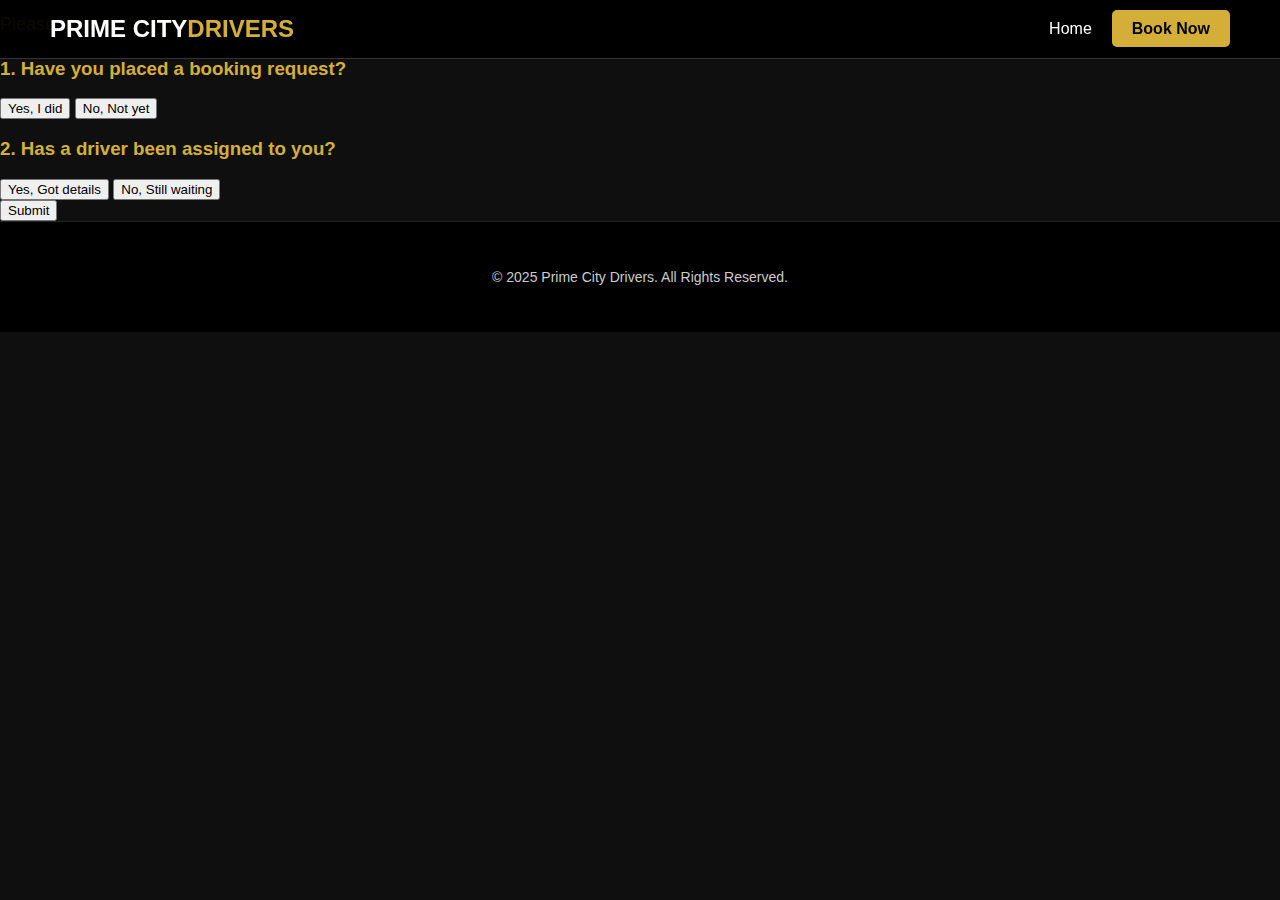
<file: status.html>
<!DOCTYPE html>
<html lang="en">
<head>
    <meta charset="UTF-8">
    <meta name="viewport" content="width=1024">
    <title>Check Booking Status | Prime City Drivers</title>
    <link rel="stylesheet" href="style.css">
    <link rel="stylesheet" href="https://cdnjs.cloudflare.com/ajax/libs/font-awesome/6.0.0/css/all.min.css">
</head>
<body>

    <nav class="navbar">
        <div class="logo">PRIME CITY<span>DRIVERS</span></div>
        <ul class="nav-links">
            <li><a href="index.html">Home</a></li>
            <li><a href="index.html#booking" class="btn-nav">Book Now</a></li>
        </ul>
    </nav>

    <div class="status-container">
        <div class="status-box">
            <p style="margin-top: 10px; font-size: 18px; color: #d4af37;">Please answer the questions below.</p>

            <div class="question-group" id="q1-group">
                <h3>1. Have you placed a booking request?</h3>
                <div class="options">
                    <button class="btn-option" id="q1-yes" onclick="selectOption('q1', 'yes')">Yes, I did</button>
                    <button class="btn-option" id="q1-no" onclick="selectOption('q1', 'no')">No, Not yet</button>
                </div>
            </div>

            <div class="question-group hidden" id="q2-group">
                <h3>2. Has a driver been assigned to you?</h3>
                <div class="options">
                    <button class="btn-option" id="q2-yes" onclick="selectOption('q2', 'yes')">Yes, Got details</button>
                    <button class="btn-option" id="q2-no" onclick="selectOption('q2', 'no')">No, Still waiting</button>
                </div>
            </div>

            <button class="btn-submit" id="submitBtn" onclick="submitStatus()">Submit</button>

        </div>
    </div>

    <footer>
        <p>&copy; 2025 Prime City Drivers. All Rights Reserved.</p>
    </footer>

    <script>
        let answer1 = null;
        let answer2 = null;
        
        // ඔබේ WhatsApp අංකය මෙතනට දමන්න (94 සමග)
        const myPhoneNumber = "94760419130"; 

        function selectOption(question, value) {
            if (question === 'q1') {
                answer1 = value;
                document.getElementById('q1-yes').classList.remove('selected');
                document.getElementById('q1-no').classList.remove('selected');
                document.getElementById('q1-' + value).classList.add('selected');

                if (value === 'yes') {
                    document.getElementById('q2-group').classList.remove('hidden');
                } else {
                    document.getElementById('q2-group').classList.add('hidden');
                    answer2 = null; // Reset Q2 if user changed mind
                }
            } 
            else if (question === 'q2') {
                answer2 = value;
                document.getElementById('q2-yes').classList.remove('selected');
                document.getElementById('q2-no').classList.remove('selected');
                document.getElementById('q2-' + value).classList.add('selected');
            }
        }

        function submitStatus() {
            // Validation
            if (answer1 === null) {
                alert("Please answer the questions first!\n(කරුණාකර ප්‍රශ්න වලට පිළිතුරු දෙන්න)");
                return;
            }

            if (answer1 === 'yes' && answer2 === null) {
                alert("Please answer the second question.\n(කරුණාකර දෙවන ප්‍රශ්නයට පිළිතුරු දෙන්න)");
                return;
            }

            // WhatsApp පණිවිඩය සකස් කිරීම
            let msg = "CUSTOMER STATUS REPORT:%0A%0A";
            msg += "1. Placed Booking: *" + answer1.toUpperCase() + "*%0A";
            
            if (answer1 === 'yes') {
                msg += "2. Driver Assigned: *" + (answer2 ? answer2.toUpperCase() : "N/A") + "*%0A";
            } else {
                msg += "2. Driver Assigned: N/A (Not booked yet)%0A";
            }
            
            msg += "%0APlease check and assist me.";

            // WhatsApp වෙත යැවීම
            let whatsappURL = "https://wa.me/" + myPhoneNumber + "?text=" + msg;
            window.open(whatsappURL, '_blank');

            // තත්පර 1 කින් පිටුව Refresh කිරීම (Auto Refresh)
            setTimeout(function() {
                location.reload();
            }, 1000);
        }
    </script>

</body>

</html>
</file>
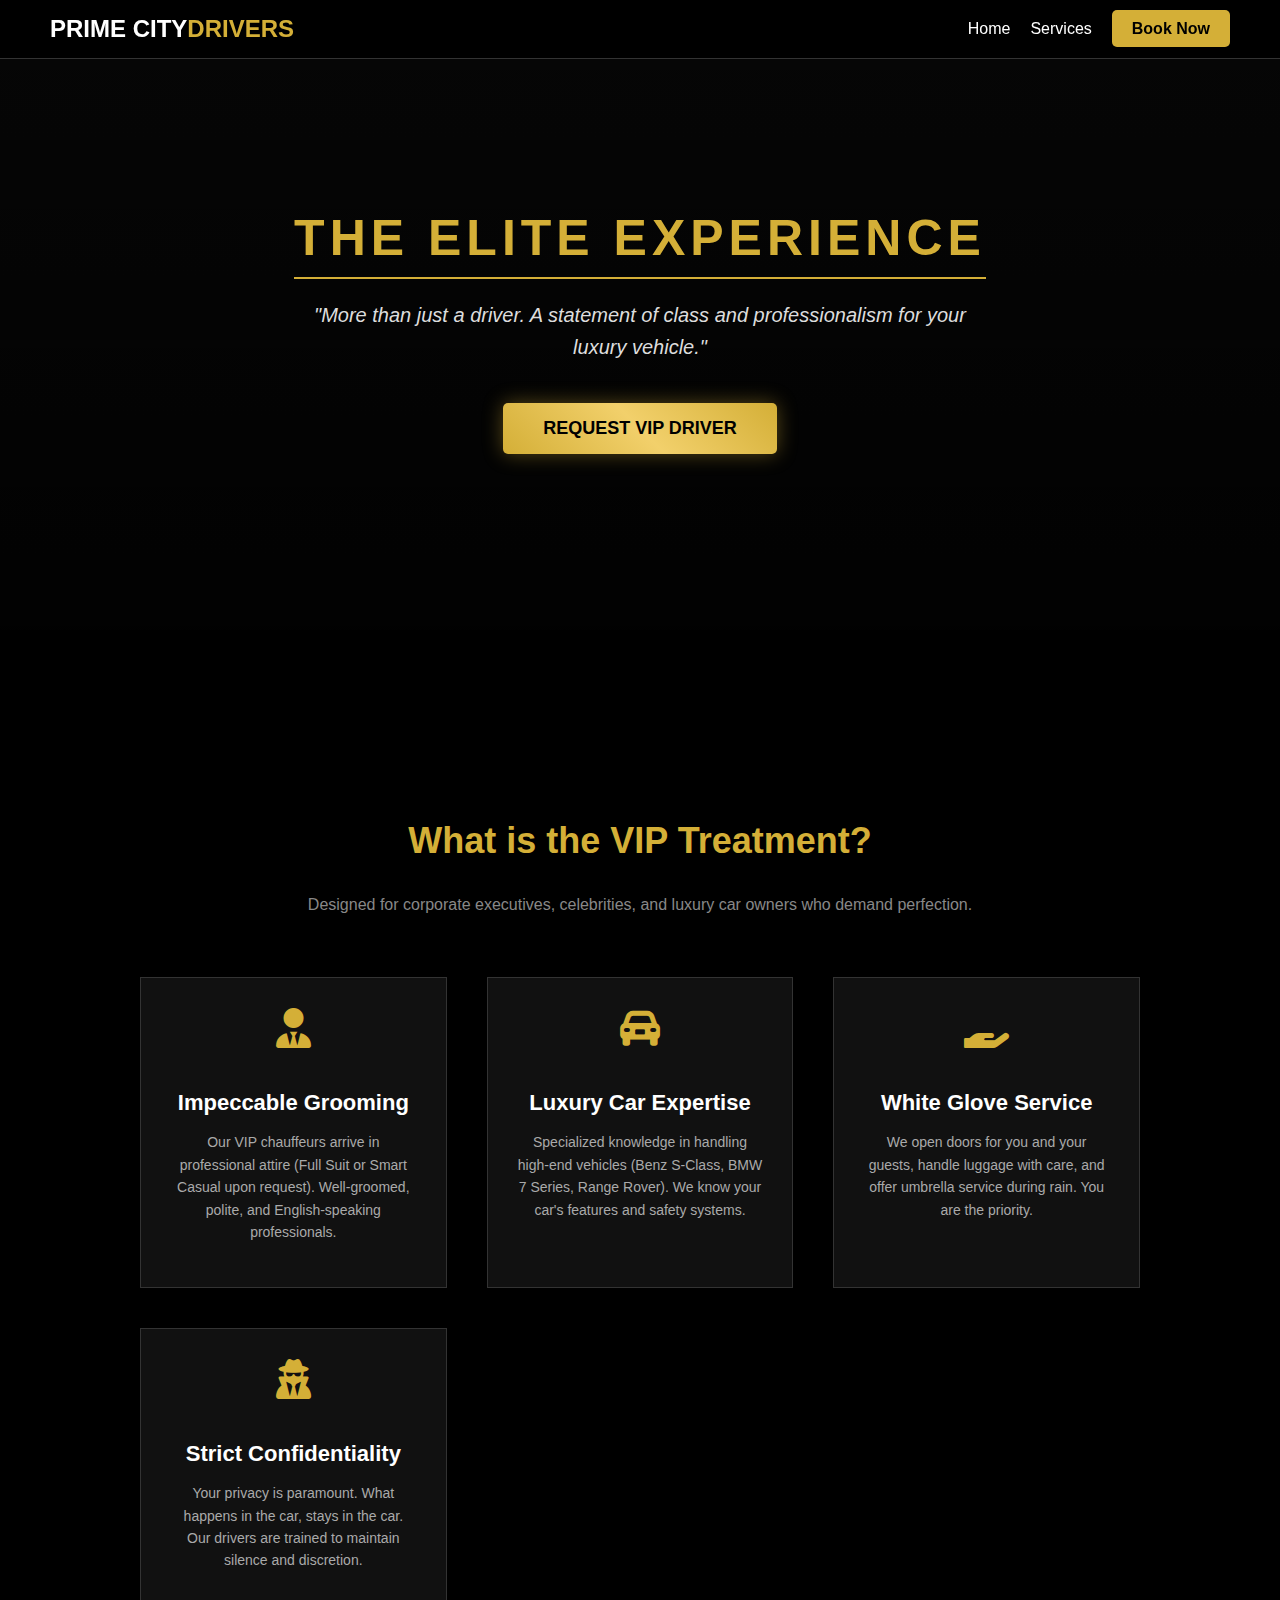
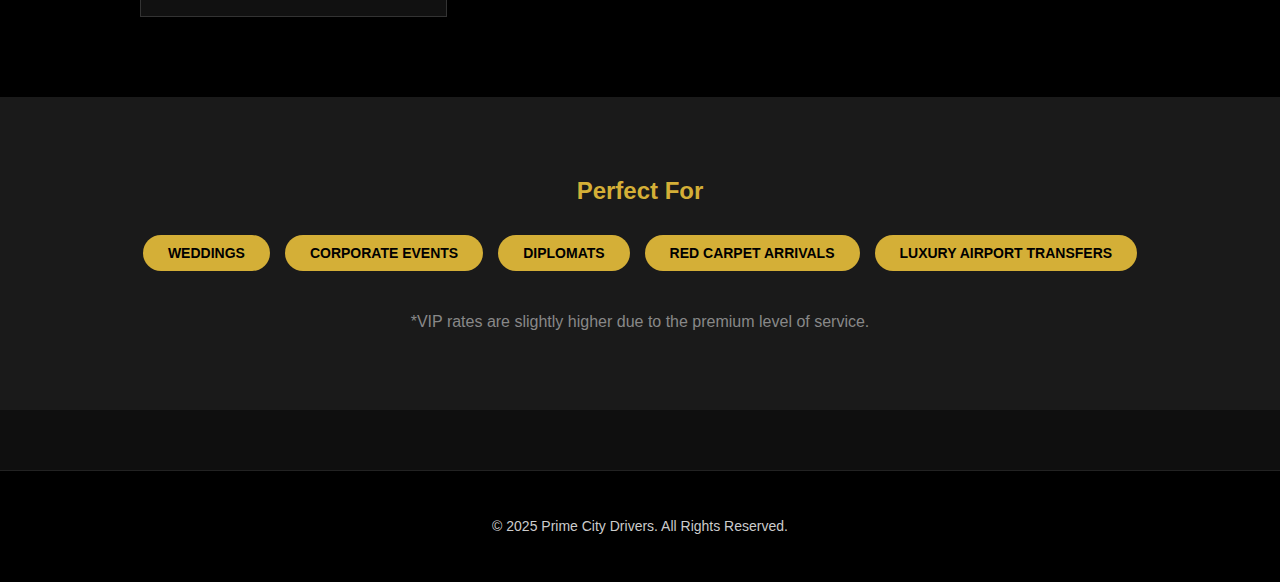
<file: vip.html>
<!DOCTYPE html>
<html lang="en">
<head>
    <meta charset="UTF-8">
    <meta name="viewport" content="width=device-width, initial-scale=1.0">
    <title>VIP Chauffeur Services | Prime City Drivers</title>
    <link rel="stylesheet" href="style.css">
    <link rel="stylesheet" href="https://cdnjs.cloudflare.com/ajax/libs/font-awesome/6.0.0/css/all.min.css">
    <style>
        /* VIP Page Specific Styles */
        .vip-container {
            background-color: #000;
            color: #fff;
            padding-top: 80px;
        }

        /* VIP Hero Section */
        .vip-hero {
            height: 70vh;
            background: linear-gradient(rgba(0,0,0,0.6), rgba(0,0,0,0.9)), url('https://images.unsplash.com/photo-1563720223185-11003d516935?q=80&w=1470&auto=format&fit=crop');
            background-size: cover;
            background-position: center;
            display: flex;
            align-items: center;
            justify-content: center;
            text-align: center;
            padding: 0 20px;
        }
        .vip-hero h1 {
            font-size: 50px;
            color: #d4af37;
            text-transform: uppercase;
            letter-spacing: 5px;
            margin-bottom: 20px;
            border-bottom: 2px solid #d4af37;
            display: inline-block;
            padding-bottom: 10px;
        }
        .vip-hero p {
            font-size: 20px;
            max-width: 700px;
            margin: 0 auto;
            color: #ddd;
            font-style: italic;
        }

        /* What Defines VIP Section */
        .vip-details {
            padding: 80px 20px;
            max-width: 1000px;
            margin: 0 auto;
        }
        .vip-section-title {
            text-align: center;
            margin-bottom: 60px;
        }
        .vip-section-title h2 { font-size: 36px; color: #d4af37; }
        .vip-section-title p { color: #888; margin-top: 10px; }

        .vip-grid {
            display: grid;
            grid-template-columns: repeat(auto-fit, minmax(300px, 1fr));
            gap: 40px;
        }

        .vip-card {
            background: #111;
            border: 1px solid #333;
            padding: 30px;
            text-align: center;
            transition: 0.4s;
            position: relative;
        }
        .vip-card:hover {
            border-color: #d4af37;
            background: #1a1a1a;
        }
        .vip-card i {
            font-size: 40px;
            color: #d4af37;
            margin-bottom: 20px;
        }
        .vip-card h3 { font-size: 22px; margin-bottom: 15px; color: #fff; }
        .vip-card p { color: #aaa; font-size: 14px; line-height: 1.6; }

        /* Ideal For Section */
        .ideal-for {
            background: #1a1a1a;
            padding: 60px 20px;
            text-align: center;
            margin-bottom: 60px;
        }
        .ideal-tags {
            display: flex;
            justify-content: center;
            flex-wrap: wrap;
            gap: 15px;
            margin-top: 30px;
        }
        .tag {
            background: #d4af37;
            color: #000;
            padding: 10px 25px;
            border-radius: 50px;
            font-weight: bold;
            font-size: 14px;
            text-transform: uppercase;
        }

        /* Gold CTA Button */
        .btn-vip-book {
            display: inline-block;
            background: linear-gradient(45deg, #d4af37, #f2d06b, #d4af37);
            color: #000;
            padding: 15px 40px;
            font-size: 18px;
            font-weight: bold;
            text-transform: uppercase;
            border-radius: 5px;
            margin-top: 40px;
            transition: 0.3s;
            box-shadow: 0 0 20px rgba(212, 175, 55, 0.4);
        }
        .btn-vip-book:hover {
            transform: scale(1.05);
            box-shadow: 0 0 30px rgba(212, 175, 55, 0.6);
        }

    </style>
</head>
<body>

    <nav class="navbar">
        <div class="logo">PRIME CITY<span>DRIVERS</span></div>
        <ul class="nav-links">
            <li><a href="index.html">Home</a></li>
            <li><a href="services.html">Services</a></li>
            <li><a href="index.html#booking" class="btn-nav">Book Now</a></li>
        </ul>
    </nav>

    <header class="vip-hero">
        <div class="hero-content">
            <h1>The Elite Experience</h1>
            <p>"More than just a driver. A statement of class and professionalism for your luxury vehicle."</p>
            <a href="index.html#booking" class="btn-vip-book">Request VIP Driver</a>
        </div>
    </header>

    <div class="vip-container">
        
        <section class="vip-details">
            <div class="vip-section-title">
                <h2>What is the VIP Treatment?</h2>
                <p>Designed for corporate executives, celebrities, and luxury car owners who demand perfection.</p>
            </div>

            <div class="vip-grid">
                
                <div class="vip-card">
                    <i class="fas fa-user-tie"></i>
                    <h3>Impeccable Grooming</h3>
                    <p>Our VIP chauffeurs arrive in professional attire (Full Suit or Smart Casual upon request). Well-groomed, polite, and English-speaking professionals.</p>
                </div>

                <div class="vip-card">
                    <i class="fas fa-car-alt"></i>
                    <h3>Luxury Car Expertise</h3>
                    <p>Specialized knowledge in handling high-end vehicles (Benz S-Class, BMW 7 Series, Range Rover). We know your car's features and safety systems.</p>
                </div>

                <div class="vip-card">
                    <i class="fas fa-hand-holding"></i>
                    <h3>White Glove Service</h3>
                    <p>We open doors for you and your guests, handle luggage with care, and offer umbrella service during rain. You are the priority.</p>
                </div>

                <div class="vip-card">
                    <i class="fas fa-user-secret"></i>
                    <h3>Strict Confidentiality</h3>
                    <p>Your privacy is paramount. What happens in the car, stays in the car. Our drivers are trained to maintain silence and discretion.</p>
                </div>

            </div>
        </section>

        <section class="ideal-for">
            <h2>Perfect For</h2>
            <div class="ideal-tags">
                <span class="tag">Weddings</span>
                <span class="tag">Corporate Events</span>
                <span class="tag">Diplomats</span>
                <span class="tag">Red Carpet Arrivals</span>
                <span class="tag">Luxury Airport Transfers</span>
            </div>
            <br>
            <p style="color: #888; margin-top: 20px;">*VIP rates are slightly higher due to the premium level of service.</p>
        </section>

    </div>

    <footer>
        <p>&copy; 2025 Prime City Drivers. All Rights Reserved.</p>
    </footer>

</body>
</html>
</file>
<file: style.css>
/* General Styles */
body {
    margin: 0;
    font-family: 'Arial', sans-serif;
    background-color: #0f0f0f;
    color: #fff;
    scroll-behavior: smooth;
    overflow-x: hidden;
    font-size: 16px; 
}

h1, h2, h3, h4 { color: #d4af37; }
p { line-height: 1.6; color: #ccc; }
a { text-decoration: none; color: white; transition: 0.3s; }

/* Navbar */
.navbar {
    display: flex;
    justify-content: space-between;
    align-items: center;
    padding: 15px 50px;
    background: rgba(0, 0, 0, 0.95);
    position: fixed;
    width: 100%;
    top: 0;
    z-index: 1000;
    box-sizing: border-box;
    border-bottom: 1px solid #333;
}

.logo { font-size: 24px; font-weight: bold; }
.logo span { color: #d4af37; }

.nav-links { list-style: none; display: flex; gap: 20px; align-items: center; margin: 0; }
.btn-nav { background: #d4af37; padding: 10px 20px; border-radius: 5px; color: #000; font-weight: bold; }
.btn-nav:hover { background: #fff; }
.menu-icon { display: none; color: #d4af37; font-size: 28px; cursor: pointer; }

/* Hero Section */
.hero {
    height: 60vh;        
    min-height: 450px;   
    background: linear-gradient(rgba(0,0,0,0.7), rgba(0,0,0,0.7)), url('https://images.unsplash.com/photo-1449965408869-eaa3f722e40d?q=80&w=1470&auto=format&fit=crop');
    background-size: cover;
    background-position: center 60%;
    display: flex;
    align-items: center;
    justify-content: center;
    text-align: center;
    padding: 0 20px;
    margin-top: 60px;
}

.hero h1 { font-size: 48px; margin-bottom: 20px; text-transform: uppercase; letter-spacing: 2px; }
.hero p { font-size: 18px; margin-bottom: 30px; max-width: 700px; margin-left: auto; margin-right: auto; }

.btn-gold { background: #d4af37; color: #000; padding: 12px 30px; border-radius: 5px; font-weight: bold; border: none; cursor: pointer; font-size: 16px; display: inline-block; }
.btn-gold:hover { background: #fff; transform: translateY(-2px); }
.btn-transparent { border: 2px solid #fff; padding: 10px 30px; border-radius: 5px; margin-left: 10px; display: inline-block; }
.btn-transparent:hover { background: #fff; color: #000; }

/* --- PACKAGES SECTION (2x2 Grid) --- */
.packages-section {
    padding: 80px 20px;
    background: #111;
    text-align: center;
}

.package-grid {
    display: flex;
    justify-content: center;
    gap: 30px;
    flex-wrap: wrap;
    margin-top: 40px;
    max-width: 1000px;
    margin-left: auto;
    margin-right: auto;
}

.package-card {
    background: #1e1e1e;
    border: 1px solid #333;
    border-radius: 10px;
    width: 45%; 
    min-width: 300px;
    padding: 30px 20px;
    text-align: left;
    transition: 0.3s;
    position: relative;
    box-shadow: 0 5px 15px rgba(0,0,0,0.3);
    box-sizing: border-box;
}

.package-card:hover {
    transform: translateY(-10px);
    border-color: #d4af37;
}

.package-card.featured {
    border: 2px solid #d4af37;
    background: #252525;
}

.badge {
    position: absolute;
    top: -12px;
    right: 20px;
    background: #d4af37;
    color: #000;
    font-size: 10px;
    font-weight: bold;
    padding: 5px 10px;
    border-radius: 20px;
}

.package-card h3 {
    color: #d4af37;
    margin-top: 0;
    font-size: 22px;
    margin-bottom: 5px;
}

.sub-text {
    color: #888;
    font-size: 13px;
    margin-bottom: 20px;
    border-bottom: 1px solid #333;
    padding-bottom: 10px;
}

.price-list {
    list-style: none;
    padding: 0;
    margin: 0 0 25px 0;
}

.price-list li {
    color: #ccc;
    font-size: 14px;
    margin-bottom: 12px;
    display: flex;
    justify-content: space-between;
}

.price-list li strong { color: #fff; }

.btn-package {
    display: block;
    width: 100%;
    padding: 12px;
    background: transparent;
    border: 1px solid #d4af37;
    color: #d4af37;
    text-align: center;
    border-radius: 5px;
    font-weight: bold;
    font-size: 15px;
    transition: 0.3s;
}

.btn-package:hover { background: #d4af37; color: #000; }

/* Sections */
.booking, .reviews { padding: 80px 20px; background: #1a1a1a; text-align: center; }
.booking { background: #0f0f0f; }

/* Booking Form */
form { max-width: 600px; margin: 40px auto; background: #252525; padding: 30px; border-radius: 10px; text-align: left; box-shadow: 0 5px 15px rgba(0,0,0,0.5); }
.form-group { margin-bottom: 15px; }
.form-group label { display: block; margin-bottom: 5px; color: #d4af37; font-size: 14px; }
.form-group input, .form-group select { width: 100%; padding: 12px; background: #333; border: 1px solid #444; color: #fff; border-radius: 5px; box-sizing: border-box; font-size: 16px; }
.form-group input:focus, .form-group select:focus { outline: none; border-color: #d4af37; }
.form-row { display: flex; gap: 10px; }
.form-row .form-group { flex: 1; }
.full-width { width: 100%; margin-top: 10px; padding: 15px; font-size: 18px; }

/* Reviews Section */
.reviews-container {
    display: grid;
    grid-template-columns: repeat(auto-fit, minmax(300px, 1fr));
    gap: 20px;
    padding: 20px 0;
    max-width: 1200px;
    margin: 0 auto;
}

.review-box {
    background: #252525;
    padding: 20px;
    border-radius: 10px;
    border-left: 4px solid #d4af37;
    box-shadow: 0 5px 15px rgba(0,0,0,0.3);
    text-align: left;
}

.user-profile {
    display: flex;
    align-items: center;
    margin-bottom: 10px;
}

.user-avatar {
    width: 40px;
    height: 40px;
    background: #333;
    color: #d4af37;
    border-radius: 50%;
    display: flex;
    align-items: center;
    justify-content: center;
    font-size: 18px;
    margin-right: 15px;
    border: 1px solid #d4af37;
}

.user-info h4 { margin: 0; color: #fff; font-size: 16px; }
.star-rating { color: #d4af37; font-size: 14px; margin-bottom: 10px; }
.review-text { color: #ccc; font-style: italic; font-size: 14px; }

/* Review Form */
.add-review-section {
    max-width: 600px;
    margin: 40px auto 0 auto;
    background: #1a1a1a;
    padding: 30px;
    border-radius: 10px;
    border: 1px solid #333;
    text-align: center;
}

.rating-input {
    display: flex;
    justify-content: center;
    gap: 15px;
    margin-bottom: 20px;
}
.rating-input i { font-size: 28px; color: #444; cursor: pointer; transition: 0.3s; }
.rating-input i.active, .rating-input i:hover { color: #d4af37; }

/* Loader */
.loader {
    border: 4px solid #333;
    border-top: 4px solid #d4af37;
    border-radius: 50%;
    width: 30px;
    height: 30px;
    animation: spin 1s linear infinite;
    margin: 20px auto;
    display: none;
}
@keyframes spin { 0% { transform: rotate(0deg); } 100% { transform: rotate(360deg); } }

/* Social Media Section */
.social-section {
    padding: 80px 20px;
    background-color: #1a1a1a;
    text-align: center;
    border-top: 1px solid #333;
}

.social-section h2 { font-size: 32px; margin-bottom: 10px; }
.social-section p { margin-bottom: 40px; color: #aaa; }

.social-icons {
    display: flex;
    justify-content: center;
    gap: 30px;
    flex-wrap: wrap;
}

.social-card {
    background: #252525;
    width: 200px;
    padding: 30px 20px;
    border-radius: 10px;
    text-align: center;
    transition: transform 0.3s, background 0.3s, box-shadow 0.3s;
    text-decoration: none;
    display: flex;
    flex-direction: column;
    align-items: center;
    justify-content: center;
    border-bottom: 3px solid #d4af37;
    box-shadow: 0 5px 15px rgba(0,0,0,0.3);
}

.social-card i { font-size: 36px; color: #d4af37; margin-bottom: 15px; transition: 0.3s; }
.social-card span { color: #fff; font-size: 16px; font-weight: bold; text-transform: uppercase; letter-spacing: 1px; }

.social-card:hover { transform: translateY(-10px); background: #333; box-shadow: 0 10px 25px rgba(212, 175, 55, 0.2); }
.social-card:hover i { transform: scale(1.1); color: #fff; }

/* Footer */
footer { padding: 30px 20px; text-align: center; background: #000; color: #777; font-size: 14px; border-top: 1px solid #222; }


/* --- MOBILE RESPONSIVE --- */
@media (max-width: 768px) {
    
    /* 1. Navbar */
    .navbar { padding: 10px 5px; flex-direction: column; gap: 5px; }
    .logo { font-size: 20px; margin-bottom: 5px; }
    .menu-icon { display: none; } 
    .nav-links { display: flex !important; flex-direction: row; width: 100%; justify-content: center; gap: 12px; padding: 0; margin-top: 5px; }
    .nav-links li { margin: 0; }
    .nav-links a { font-size: 11px; color: #ddd; text-transform: uppercase; }
    .btn-nav { padding: 4px 10px; font-size: 11px; border-radius: 3px; }

    /* 2. Hero Section */
    .hero { margin-top: 100px; height: 50vh; min-height: 400px; padding: 0 15px; }
    .hero h1 { font-size: 30px; line-height: 1.2; }
    .hero p { font-size: 14px; }

    /* 3. Package Grid (Mobile: 2 per row) */
    .package-grid { gap: 10px; }
    .package-card {
        width: 45%; 
        min-width: 150px;
        padding: 15px 10px;
    }
    .package-card h3 { font-size: 14px; }
    .price-list li { font-size: 10px; flex-direction: column; margin-bottom: 6px; }
    .btn-package { padding: 5px; font-size: 12px; }

    /* 4. REVIEWS SECTION (Desktop Style - 2 Columns) */
    .reviews-container {
        grid-template-columns: repeat(2, 1fr);
        gap: 10px;
        padding: 0 10px;
    }
    .review-box { padding: 10px; }
    .user-avatar { width: 30px; height: 30px; font-size: 14px; margin-right: 8px; }
    .user-info h4 { font-size: 12px; }
    .star-rating { font-size: 10px; margin-bottom: 5px; }
    .review-text { font-size: 10px; line-height: 1.3; }

    /* 5. SOCIAL MEDIA (Compact Grid - 2 per row) */
    .social-icons { gap: 10px; }
    .social-card { width: 45%; padding: 15px 5px; }
    .social-card i { font-size: 22px; margin-bottom: 5px; }
    .social-card span { font-size: 10px; letter-spacing: 0.5px; }

    /* Forms */
    form, .add-review-section { width: 95%; padding: 15px; box-sizing: border-box; }
    .form-row { flex-direction: column; }
                     }
/* --- LOGIN & SIGNUP MODAL STYLES --- */

/* Login Button in Navbar */
.login-btn {
    padding: 10px 20px;
    background: #007bff; /* Bright Blue */
    color: #fff;
    border: none;
    border-radius: 5px;
    cursor: pointer;
    font-weight: bold;
    margin-left: 15px;
    transition: 0.3s;
}

.login-btn:hover {
    background: #0056b3;
}

/* Modal Background (The black overlay) */
.modal {
    display: none; 
    position: fixed; 
    z-index: 1000; 
    left: 0;
    top: 0;
    width: 100%; 
    height: 100%; 
    background-color: rgba(0,0,0,0.6); 
}

/* Modal Content Box */
.modal-content {
    background-color: #fff;
    margin: 10% auto; 
    width: 380px;
    padding: 20px;
    position: relative;
    border-radius: 10px;
    box-shadow: 0 0 20px 0px rgba(0,0,0,0.2);
    overflow: hidden;
    height: 480px; /* Fixed height for animation */
}

/* Close Button (x) */
.close {
    position: absolute;
    right: 20px;
    top: 10px;
    font-size: 30px;
    cursor: pointer;
    color: #333;
}

/* Form Container */
.form-box {
    width: 100%;
    position: relative;
}

/* Toggle Buttons Box */
.button-box {
    width: 220px;
    margin: 35px auto;
    position: relative;
    box-shadow: 0 0 20px 9px #ff61241f;
    border-radius: 30px;
}

/* Buttons (Login / Sign Up) */
.toggle-btn {
    padding: 10px 30px;
    cursor: pointer;
    background: transparent;
    border: 0;
    outline: none;
    position: relative;
    font-weight: bold;
    color: #333;
}

/* The Sliding Color Background for Buttons */
#btn {
    top: 0;
    left: 0;
    position: absolute;
    width: 110px;
    height: 100%;
    background: linear-gradient(to right, #007bff, #00d4ff);
    border-radius: 30px;
    transition: .5s;
}

/* Input Fields Area */
.input-group {
    top: 150px;
    position: absolute;
    width: 280px;
    transition: .5s;
}

.input-field {
    width: 100%;
    padding: 10px 0;
    margin: 5px 0;
    border-left: 0;
    border-top: 0;
    border-right: 0;
    border-bottom: 1px solid #999;
    outline: none;
    background: transparent;
    color: #333;
}

/* Submit Button */
.submit-btn {
    width: 85%;
    padding: 10px 30px;
    cursor: pointer;
    display: block;
    margin: auto;
    background: linear-gradient(to right, #007bff, #00d4ff);
    border: 0;
    outline: none;
    border-radius: 30px;
    color: #fff;
    font-weight: bold;
    margin-top: 20px;
}

/* Positioning Forms */
#login { left: 50px; }
#register { left: 450px; }

/* --- ADVANCED ANIMATIONS (සිනමාත්මක පෙනුම) --- */

/* 1. ප්‍රධාන මාතෘකාව උඩ සිට පහළට පැමිණීම */
.hero-content h1 {
    animation: slideDown 1s ease-out;
}

/* 2. විස්තරය හිමින් මතු වීම */
.hero-content p {
    animation: fadeIn 2s ease-out;
}

/* 3. බොත්තම් පහළ සිට මතු වීම (තත්පර 0.5ක් පරක්කු වී) */
.hero-buttons {
    animation: slideUp 1s ease-out 0.5s backwards;
}

/* 4. Package කාඩ් උඩට මවුස් එක ගෙනගිය විට උඩට පැමිණීම */
.package-card {
    transition: transform 0.3s ease, box-shadow 0.3s ease;
}

.package-card:hover {
    transform: translateY(-10px); /* කාඩ් එක පොඩ්ඩක් උඩට එයි */
    box-shadow: 0 15px 30px rgba(0, 123, 255, 0.3); /* නිල් පාට එළියක් වැටෙයි */
}

/* --- ANIMATION KEYFRAMES (ඇනිමේෂන් වැඩ කරන විදිහ) --- */

@keyframes slideDown {
    0% { transform: translateY(-50px); opacity: 0; }
    100% { transform: translateY(0); opacity: 1; }
}

@keyframes slideUp {
    0% { transform: translateY(50px); opacity: 0; }
    100% { transform: translateY(0); opacity: 1; }
}

@keyframes fadeIn {
    0% { opacity: 0; }
    100% { opacity: 1; }
}

/* --- FIXED PACKAGE CARD IMAGES --- */

/* කාඩ් එකේ පාට සහ හැඩය */
.package-card {
    padding: 0 !important; /* කාඩ් එකේ ඇතුලේ ඉඩ අයින් කිරීම */
    overflow: hidden; 
    display: flex;
    flex-direction: column;
    border-radius: 15px; /* කාඩ් එකේ මුලු රවුම් කිරීම */
}

/* පින්තූරයේ ප්‍රමාණය පාලනය කිරීම */
.package-card img {
    width: 100%;
    height: 200px !important;
    object-fit: cover;
    object-position: top center;  /* <-- මේකෙන් කියන්නේ ෆොටෝ එකේ උඩ කොටස පෙන්වන්න කියලා */
    display: block;
    border-bottom: 4px solid #f4c430;
}

/* කාඩ් එකේ විස්තර සඳහා අලුත් ඉඩක් */
.card-body {
    padding: 20px;
}

/* --- LOGIN MODAL STYLES (අලුත් Login Box එක සඳහා) --- */
.modal {
    display: none; /* මුලින් මේක පේන්න නෑ */
    position: fixed;
    z-index: 1000;
    left: 0;
    top: 0;
    width: 100%;
    height: 100%;
    overflow: auto;
    background-color: rgba(0,0,0,0.6); /* කළු පාට පසුබිම */
}

.modal-content {
    background-color: #fff;
    margin: 10% auto;
    width: 380px;
    height: 480px;
    position: relative;
    border-radius: 5px;
    padding: 20px;
    overflow: hidden;
    box-shadow: 0 5px 15px rgba(0,0,0,0.5);
    animation: fadeIn 0.4s;
}

.close {
    position: absolute;
    right: 15px;
    top: 10px;
    font-size: 30px;
    cursor: pointer;
    color: #333;
}

.form-box {
    width: 380px;
    height: 400px;
    position: relative;
    margin: 20px auto;
    padding: 10px;
    background: #fff;
    overflow: hidden;
}

.button-box {
    width: 220px;
    margin: 35px auto;
    position: relative;
    box-shadow: 0 0 20px 9px #ff61241f;
    border-radius: 30px;
}

.toggle-btn {
    padding: 10px 30px;
    cursor: pointer;
    background: transparent;
    border: 0;
    outline: none;
    position: relative;
    font-weight: bold;
}

#btn {
    top: 0;
    left: 0;
    position: absolute;
    width: 110px;
    height: 100%;
    background: linear-gradient(to right, #f4c430, #d4a010);
    border-radius: 30px;
    transition: .5s;
}

.input-group {
    top: 150px;
    position: absolute;
    width: 280px;
    transition: .5s;
}

.input-field {
    width: 100%;
    padding: 10px 0;
    margin: 5px 0;
    border-left: 0;
    border-top: 0;
    border-right: 0;
    border-bottom: 1px solid #999;
    outline: none;
    background: transparent;
}

.submit-btn {
    width: 85%;
    padding: 10px 30px;
    cursor: pointer;
    display: block;
    margin: 30px auto;
    background: linear-gradient(to right, #f4c430, #d4a010);
    border: 0;
    outline: none;
    border-radius: 30px;
    color: #fff;
    font-weight: bold;
}

/* ෆෝම් දෙක එහා මෙහා කිරීම සඳහා */
#login {
    left: 50px;
}
#register {
    left: 450px;
}

/* --- MISSION SECTION STYLES (අර කලින් දුන්න කොටස) --- */
.mission-section {
    padding: 80px 0;
    background-color: #f9f9f9;
}
.mission-content {
    display: flex;
    align-items: center;
    gap: 50px;
}
.mission-text { flex: 1; }
.mission-text h2 {
    font-size: 2.5rem;
    margin-bottom: 20px;
    border-left: 5px solid #f4c430;
    padding-left: 15px;
    color: #333;
}
.mission-text p { margin-bottom: 15px; color: #555; line-height: 1.6; }
.mission-image { flex: 1; }
.mission-image img {
    width: 100%;
    border-radius: 20px;
    box-shadow: 0 10px 30px rgba(0,0,0,0.1);
}
@media (max-width: 768px) {
    .mission-content { flex-direction: column; text-align: center; }
    .mission-text h2 { border-left: none; border-bottom: 4px solid #f4c430; display: inline-block; }
}
</file>
